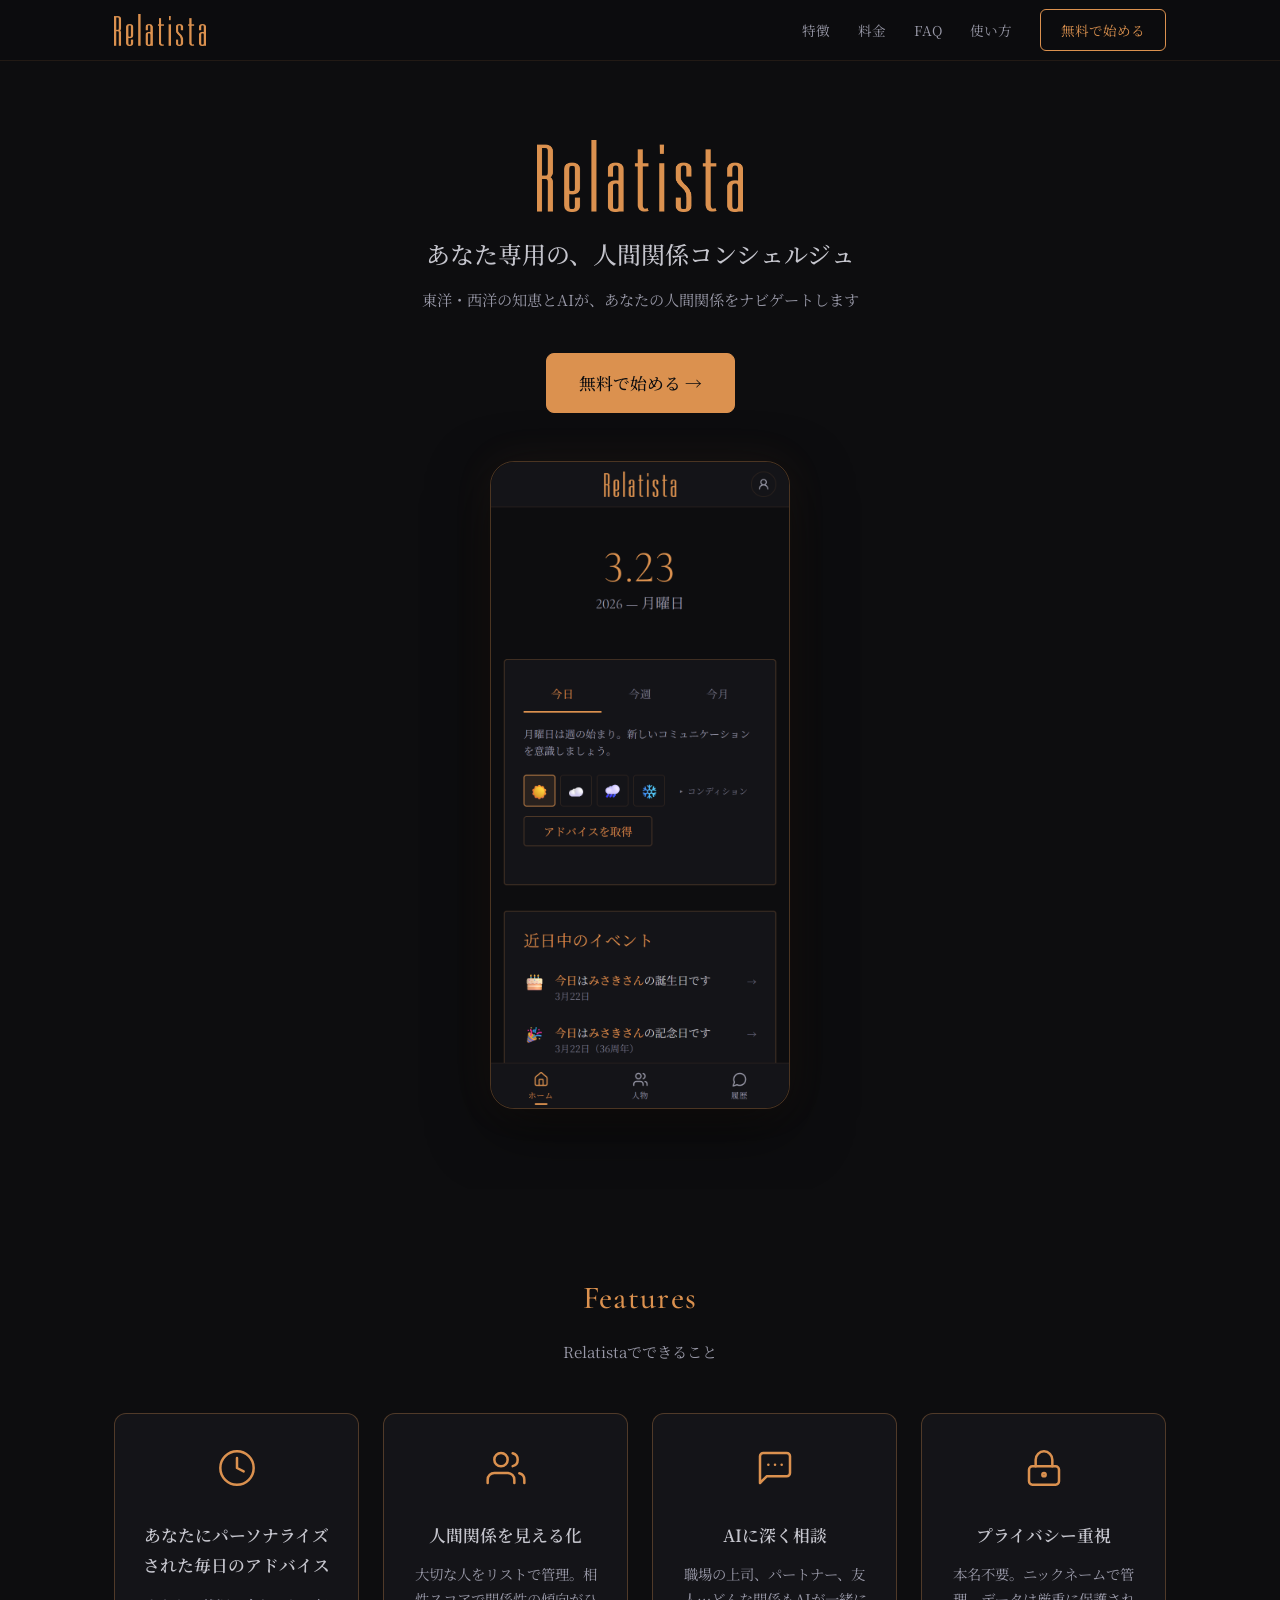
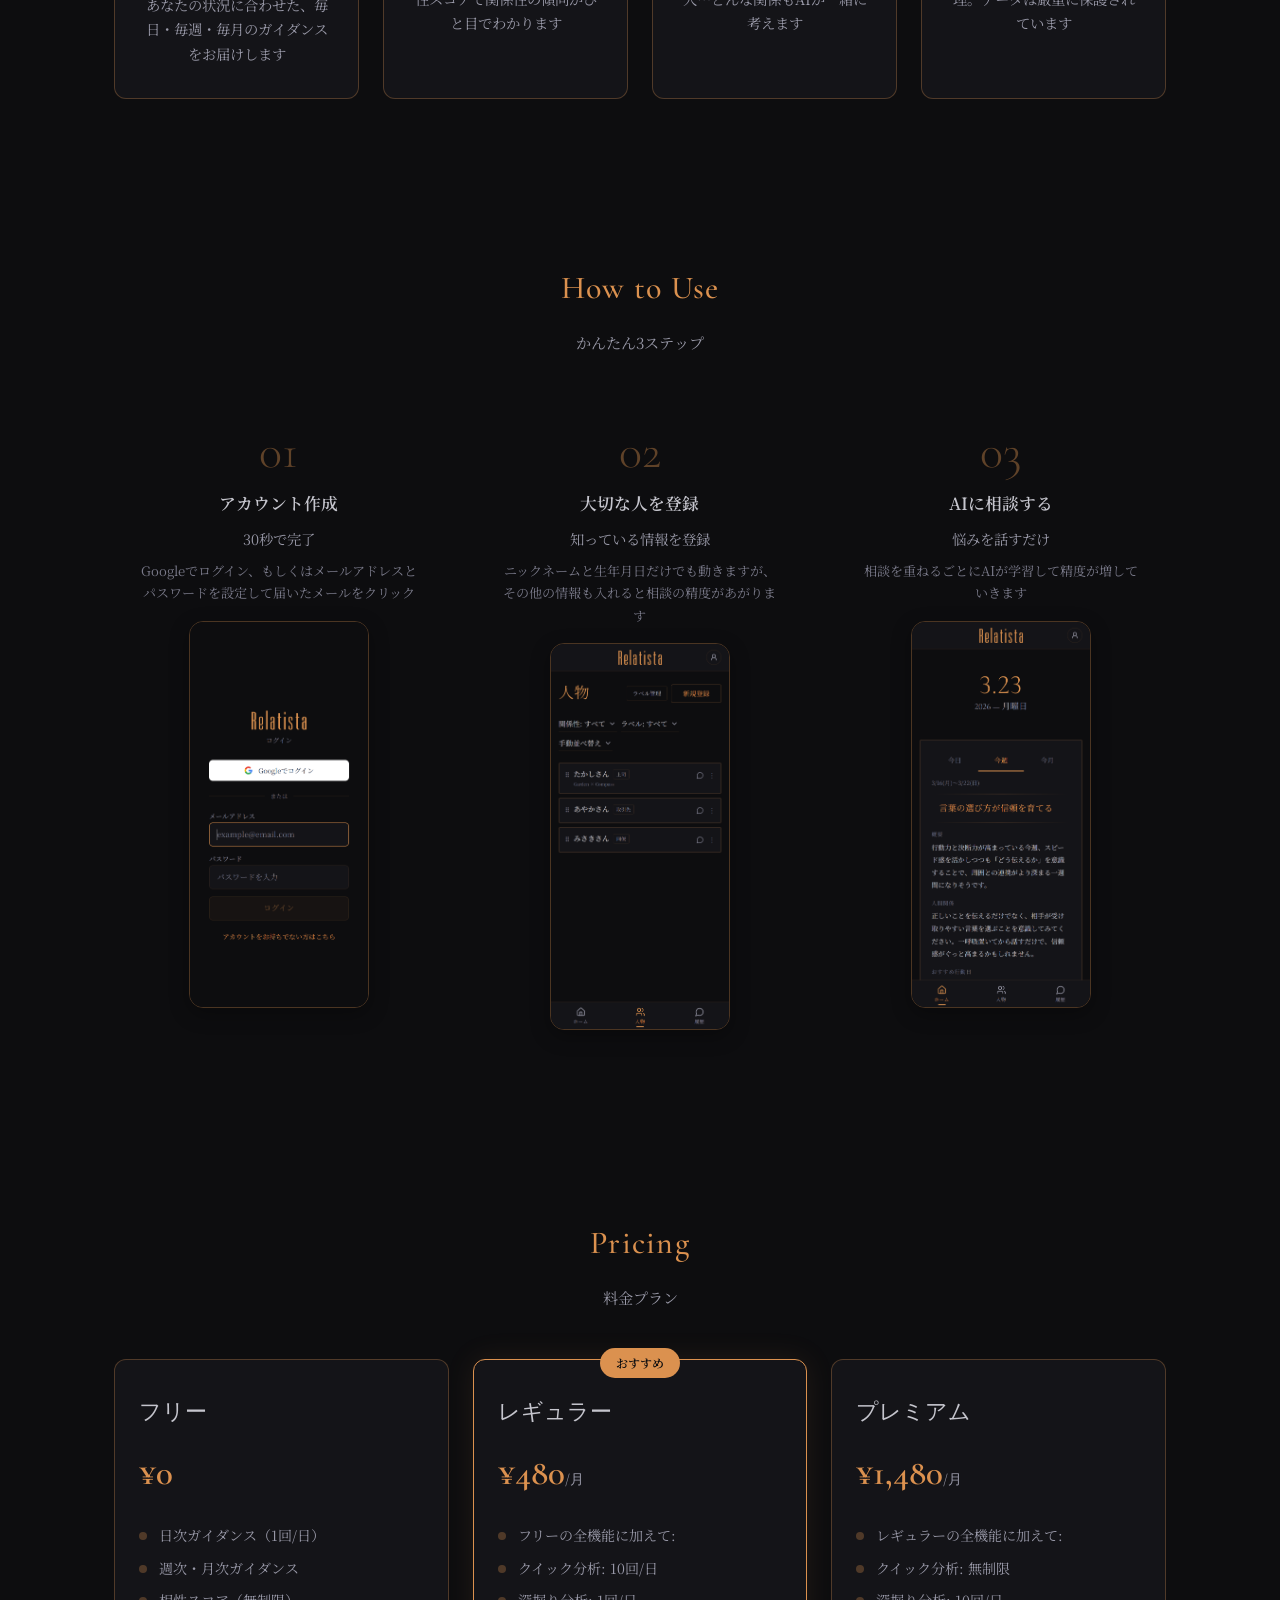
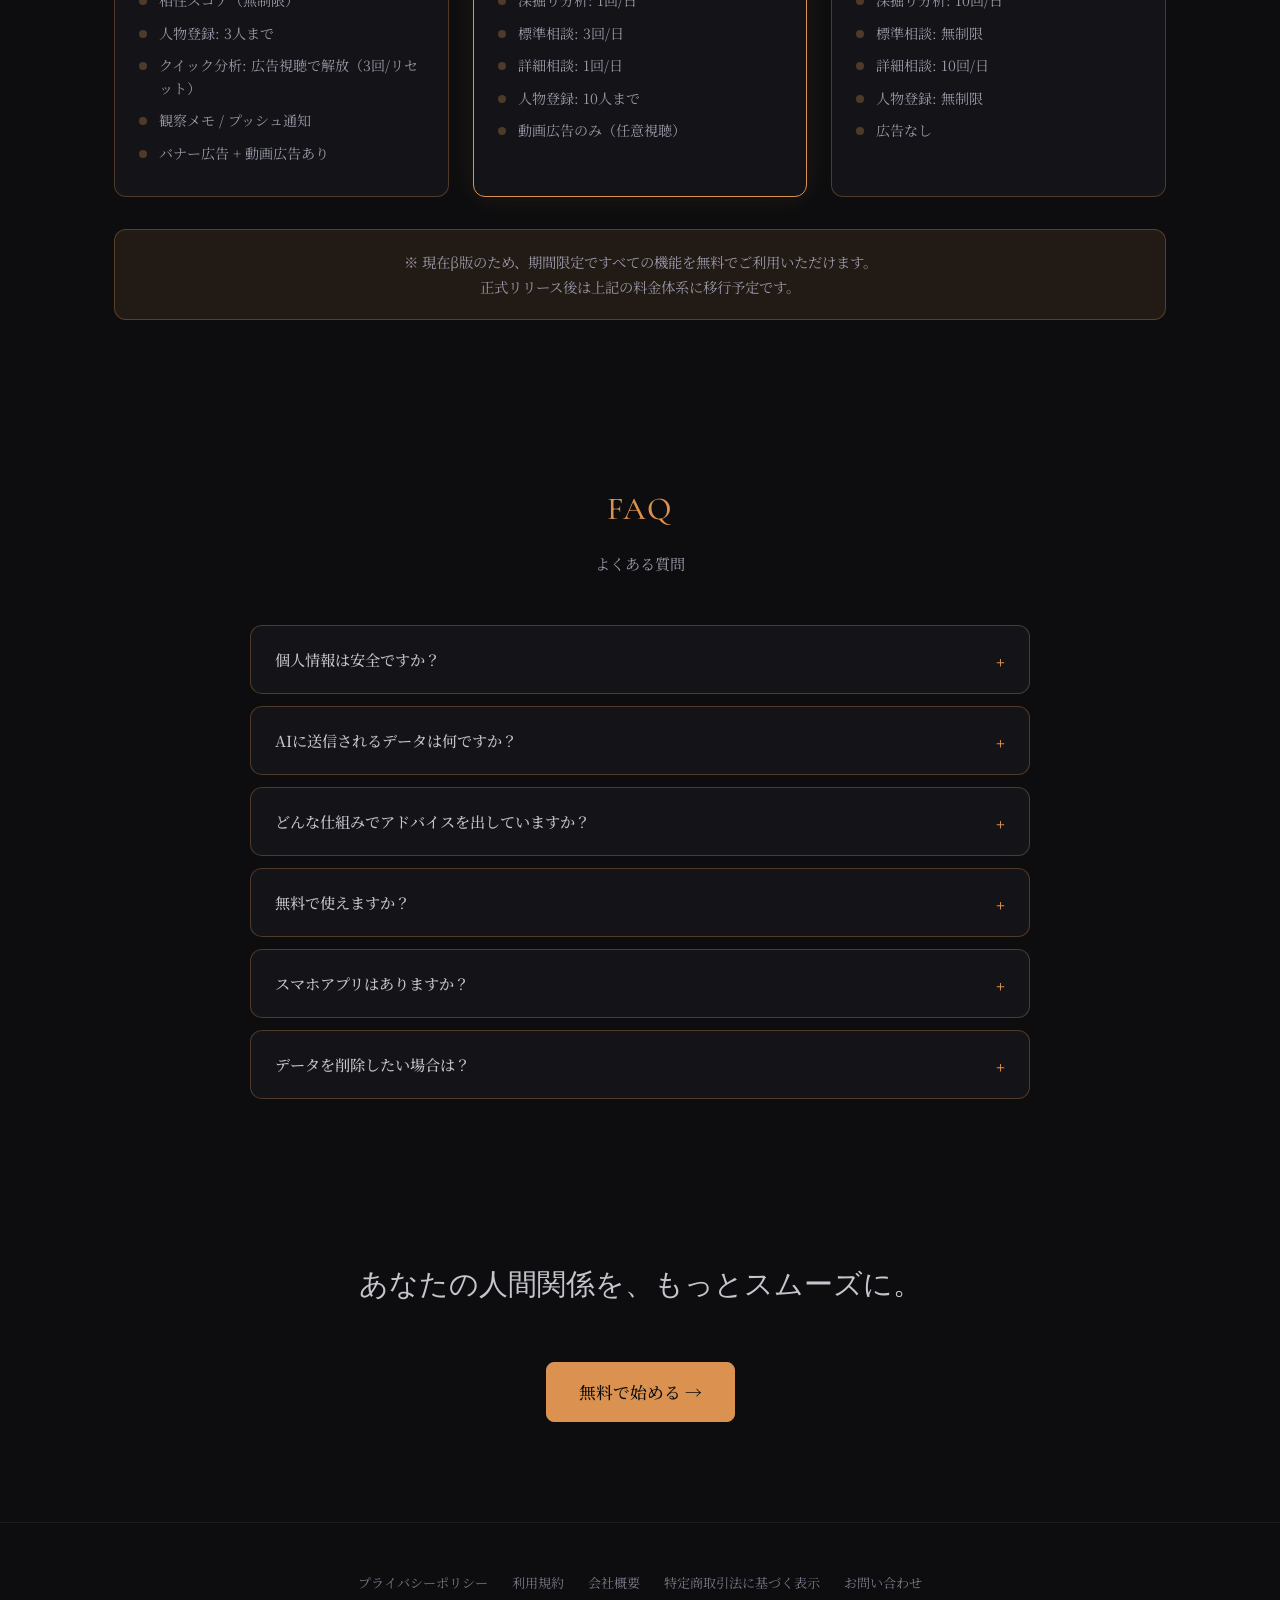
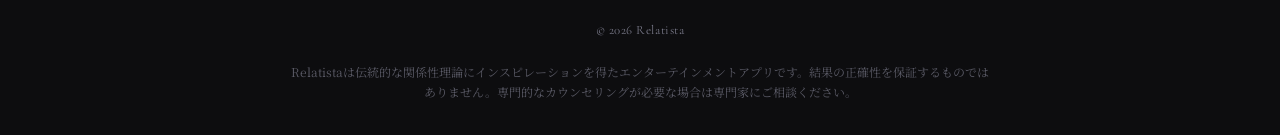
<file: index.html>
<!DOCTYPE html>
<html lang="ja">
<head>
  <meta charset="UTF-8">
  <meta name="viewport" content="width=device-width, initial-scale=1.0">
  <title>Relatista — あなた専用の、人間関係コンシェルジュ</title>
  <meta name="description" content="Relatista — あなた専用の、人間関係コンシェルジュ。東洋・西洋の知恵とAIが、あなたの人間関係をナビゲートします。">
  <meta property="og:title" content="Relatista — 人間関係コンシェルジュ">
  <meta property="og:description" content="東洋・西洋の知恵とAIが、あなたの人間関係をナビゲートします。">
  <meta property="og:image" content="https://relatista.com/images/ogp.png">
  <meta property="og:url" content="https://relatista.com/">
  <meta property="og:type" content="website">
  <meta name="twitter:card" content="summary_large_image">
  <link rel="canonical" href="https://relatista.com/">
  <link rel="icon" href="/favicon.ico">
  <link rel="apple-touch-icon" href="/images/apple-touch-icon.png">
  <link rel="stylesheet" href="/css/style.css">
</head>
<body>

  <!-- Header -->
  <header class="site-header">
    <div class="header-inner">
      <a href="/" class="logo"><img src="/images/logo.png" alt="Relatista" height="32"></a>
      <nav class="nav-desktop">
        <a href="#features">特徴</a>
        <a href="#pricing">料金</a>
        <a href="#faq">FAQ</a>
        <a href="/manual/">使い方</a>
        <a href="https://app.relatista.com/signup" class="nav-cta">無料で始める</a>
      </nav>
      <button class="hamburger" aria-label="メニュー">
        <span></span>
        <span></span>
        <span></span>
      </button>
    </div>
    <nav class="nav-mobile">
      <a href="#features">特徴</a>
      <a href="#pricing">料金</a>
      <a href="#faq">FAQ</a>
      <a href="/manual/">使い方</a>
      <a href="/contact/">お問い合わせ</a>
      <a href="https://app.relatista.com/signup" class="nav-cta">無料で始める</a>
    </nav>
  </header>

  <!-- Hero -->
  <section class="hero">
    <div class="container">
      <h1 class="hero-brand"><img src="/images/logo.png" alt="Relatista"></h1>
      <p class="hero-tagline">あなた専用の、人間関係コンシェルジュ</p>
      <p class="hero-sub">東洋・西洋の知恵とAIが、あなたの人間関係をナビゲートします</p>
      <div class="hero-cta-group">
        <a href="https://app.relatista.com/signup" class="btn btn-primary">無料で始める →</a>
      </div>
      <div class="hero-screenshot">
        <img src="/images/screenshot-home.png" alt="Relatista ホーム画面" width="300" height="600">
      </div>
    </div>
  </section>

  <!-- Features -->
  <section class="section" id="features">
    <div class="container">
      <h2 class="section-title fade-in">Features</h2>
      <p class="section-subtitle fade-in">Relatistaでできること</p>
      <div class="features-grid">
        <div class="feature-card fade-in">
          <span class="feature-icon" aria-hidden="true"><svg width="40" height="40" viewBox="0 0 24 24" fill="none" stroke="#db914f" stroke-width="1.5" stroke-linecap="round" stroke-linejoin="round"><circle cx="12" cy="12" r="10"/><polyline points="12 6 12 12 16 14"/></svg></span>
          <h3>あなたにパーソナライズされた毎日のアドバイス</h3>
          <p>あなたの状況に合わせた、毎日・毎週・毎月のガイダンスをお届けします</p>
        </div>
        <div class="feature-card fade-in">
          <span class="feature-icon" aria-hidden="true"><svg width="40" height="40" viewBox="0 0 24 24" fill="none" stroke="#db914f" stroke-width="1.5" stroke-linecap="round" stroke-linejoin="round"><path d="M17 21v-2a4 4 0 0 0-4-4H5a4 4 0 0 0-4 4v2"/><circle cx="9" cy="7" r="4"/><path d="M23 21v-2a4 4 0 0 0-3-3.87"/><path d="M16 3.13a4 4 0 0 1 0 7.75"/></svg></span>
          <h3>人間関係を見える化</h3>
          <p>大切な人をリストで管理。相性スコアで関係性の傾向がひと目でわかります</p>
        </div>
        <div class="feature-card fade-in">
          <span class="feature-icon" aria-hidden="true"><svg width="40" height="40" viewBox="0 0 24 24" fill="none" stroke="#db914f" stroke-width="1.5" stroke-linecap="round" stroke-linejoin="round"><path d="M21 15a2 2 0 0 1-2 2H7l-4 4V5a2 2 0 0 1 2-2h14a2 2 0 0 1 2 2z"/><path d="M8 10h.01"/><path d="M12 10h.01"/><path d="M16 10h.01"/></svg></span>
          <h3>AIに深く相談</h3>
          <p>職場の上司、パートナー、友人…どんな関係もAIが一緒に考えます</p>
        </div>
        <div class="feature-card fade-in">
          <span class="feature-icon" aria-hidden="true"><svg width="40" height="40" viewBox="0 0 24 24" fill="none" stroke="#db914f" stroke-width="1.5" stroke-linecap="round" stroke-linejoin="round"><rect x="3" y="11" width="18" height="11" rx="2" ry="2"/><path d="M7 11V7a5 5 0 0 1 10 0v4"/><circle cx="12" cy="16" r="1"/></svg></span>
          <h3>プライバシー重視</h3>
          <p>本名不要。ニックネームで管理。データは厳重に保護されています</p>
        </div>
      </div>
    </div>
  </section>

  <!-- How to Use -->
  <section class="section" id="howto">
    <div class="container">
      <h2 class="section-title fade-in">How to Use</h2>
      <p class="section-subtitle fade-in">かんたん3ステップ</p>
      <div class="steps-grid">
        <div class="step-card fade-in">
          <div class="step-number">01</div>
          <h3>アカウント作成</h3>
          <p>30秒で完了</p>
          <p class="step-sub">Googleでログイン、もしくはメールアドレスとパスワードを設定して届いたメールをクリック</p>
          <div class="step-screenshot">
            <img src="/images/screenshot-signup.png" alt="アカウント作成" width="180" height="360">
          </div>
        </div>
        <div class="step-card fade-in">
          <div class="step-number">02</div>
          <h3>大切な人を登録</h3>
          <p>知っている情報を登録</p>
          <p class="step-sub">ニックネームと生年月日だけでも動きますが、その他の情報も入れると相談の精度があがります</p>
          <div class="step-screenshot">
            <img src="/images/screenshot-detail.png" alt="人物詳細" width="180" height="360">
          </div>
        </div>
        <div class="step-card fade-in">
          <div class="step-number">03</div>
          <h3>AIに相談する</h3>
          <p>悩みを話すだけ</p>
          <p class="step-sub">相談を重ねるごとにAIが学習して精度が増していきます</p>
          <div class="step-screenshot">
            <img src="/images/screenshot-guidance.png" alt="ガイダンス" width="180" height="360">
          </div>
        </div>
      </div>
    </div>
  </section>

  <!-- Pricing -->
  <section class="section" id="pricing">
    <div class="container">
      <h2 class="section-title fade-in">Pricing</h2>
      <p class="section-subtitle fade-in">料金プラン</p>
      <div class="pricing-grid">

        <!-- Light -->
        <div class="pricing-card fade-in">
          <h3>フリー</h3>
          <div class="pricing-price">&yen;0</div>
          <ul class="pricing-features">
            <li>日次ガイダンス（1回/日）</li>
            <li>週次・月次ガイダンス</li>
            <li>相性スコア（無制限）</li>
            <li>人物登録: 3人まで</li>
            <li>クイック分析: 広告視聴で解放（3回/リセット）</li>
            <li>観察メモ / プッシュ通知</li>
            <li>バナー広告 + 動画広告あり</li>
          </ul>
        </div>

        <!-- Regular -->
        <div class="pricing-card recommended fade-in">
          <span class="pricing-badge">おすすめ</span>
          <h3>レギュラー</h3>
          <div class="pricing-price">&yen;480<span>/月</span></div>
          <ul class="pricing-features">
            <li>フリーの全機能に加えて:</li>
            <li>クイック分析: 10回/日</li>
            <li>深掘り分析: 1回/日</li>
            <li>標準相談: 3回/日</li>
            <li>詳細相談: 1回/日</li>
            <li>人物登録: 10人まで</li>
            <li>動画広告のみ（任意視聴）</li>
          </ul>
        </div>

        <!-- Premium -->
        <div class="pricing-card fade-in">
          <h3>プレミアム</h3>
          <div class="pricing-price">&yen;1,480<span>/月</span></div>
          <ul class="pricing-features">
            <li>レギュラーの全機能に加えて:</li>
            <li>クイック分析: 無制限</li>
            <li>深掘り分析: 10回/日</li>
            <li>標準相談: 無制限</li>
            <li>詳細相談: 10回/日</li>
            <li>人物登録: 無制限</li>
            <li>広告なし</li>
          </ul>
        </div>

      </div>

      <div class="pricing-note fade-in">
        ※ 現在β版のため、期間限定ですべての機能を無料でご利用いただけます。<br>正式リリース後は上記の料金体系に移行予定です。
      </div>
    </div>
  </section>

  <!-- FAQ -->
  <section class="section" id="faq">
    <div class="container">
      <h2 class="section-title fade-in">FAQ</h2>
      <p class="section-subtitle fade-in">よくある質問</p>
      <div class="faq-list">

        <div class="faq-item fade-in">
          <button class="faq-question">個人情報は安全ですか？</button>
          <div class="faq-answer">
            <div class="faq-answer-inner">
              はい。ログイン認証にはSupabase Auth（OAuth2ベース）を使用し、パスワードはアプリ側では一切保存しません。すべてのAPI通信はSSL暗号化されています。人物登録はニックネームで行うため、本名を入力する必要はありません。
            </div>
          </div>
        </div>

        <div class="faq-item fade-in">
          <button class="faq-question">AIに送信されるデータは何ですか？</button>
          <div class="faq-answer">
            <div class="faq-answer-inner">
              ニックネーム、関係性（職場・友人など）、相談内容、性格傾向の分析結果のみです。メールアドレスや住所などの個人を特定できる情報は一切送信しません。また、Anthropic社のAPI利用規約により、送信データがAIの学習に使用されることはありません。
            </div>
          </div>
        </div>

        <div class="faq-item fade-in">
          <button class="faq-question">どんな仕組みでアドバイスを出していますか？</button>
          <div class="faq-answer">
            <div class="faq-answer-inner">
              東洋・西洋の伝統的な関係性理論と文化的な相性分析をベースに、AIが総合的に解釈し、実践的なアドバイスとしてお届けします。専門的なカウンセリングが必要な場合は専門家にご相談ください。
            </div>
          </div>
        </div>

        <div class="faq-item fade-in">
          <button class="faq-question">無料で使えますか？</button>
          <div class="faq-answer">
            <div class="faq-answer-inner">
              はい。現在β版のため、すべての機能を無料でご利用いただけます。正式リリース後はライト（無料）プランでも基本機能をご利用いただけます。
            </div>
          </div>
        </div>

        <div class="faq-item fade-in">
          <button class="faq-question">スマホアプリはありますか？</button>
          <div class="faq-answer">
            <div class="faq-answer-inner">
              Relatistaはウェブアプリ（PWA）です。スマートフォンのブラウザからアクセスし、「ホーム画面に追加」することで、アプリのように使えます。App StoreやGoogle Playからのダウンロードは不要です。
            </div>
          </div>
        </div>

        <div class="faq-item fade-in">
          <button class="faq-question">データを削除したい場合は？</button>
          <div class="faq-answer">
            <div class="faq-answer-inner">
              設定画面からアカウントの削除が可能です。削除するとすべてのデータが完全に消去されます。
            </div>
          </div>
        </div>

      </div>
    </div>
  </section>

  <!-- CTA -->
  <section class="cta-section">
    <div class="container fade-in">
      <h2>あなたの人間関係を、もっとスムーズに。</h2>
      <br>
      <a href="https://app.relatista.com/signup" class="btn btn-primary">無料で始める →</a>
    </div>
  </section>

  <!-- Footer -->
  <footer class="site-footer">
    <div class="container">
      <nav class="footer-nav">
        <a href="/privacy/">プライバシーポリシー</a>
        <a href="/terms/">利用規約</a>
        <a href="/company/">会社概要</a>
        <a href="/tokushoho/">特定商取引法に基づく表示</a>
        <a href="/contact/">お問い合わせ</a>
      </nav>
      <p class="footer-copy">&copy; 2026 Relatista</p>
      <p class="footer-disclaimer">Relatistaは伝統的な関係性理論にインスピレーションを得たエンターテインメントアプリです。結果の正確性を保証するものではありません。専門的なカウンセリングが必要な場合は専門家にご相談ください。</p>
    </div>
  </footer>

  <script src="/js/main.js"></script>
</body>
</html>
</file>
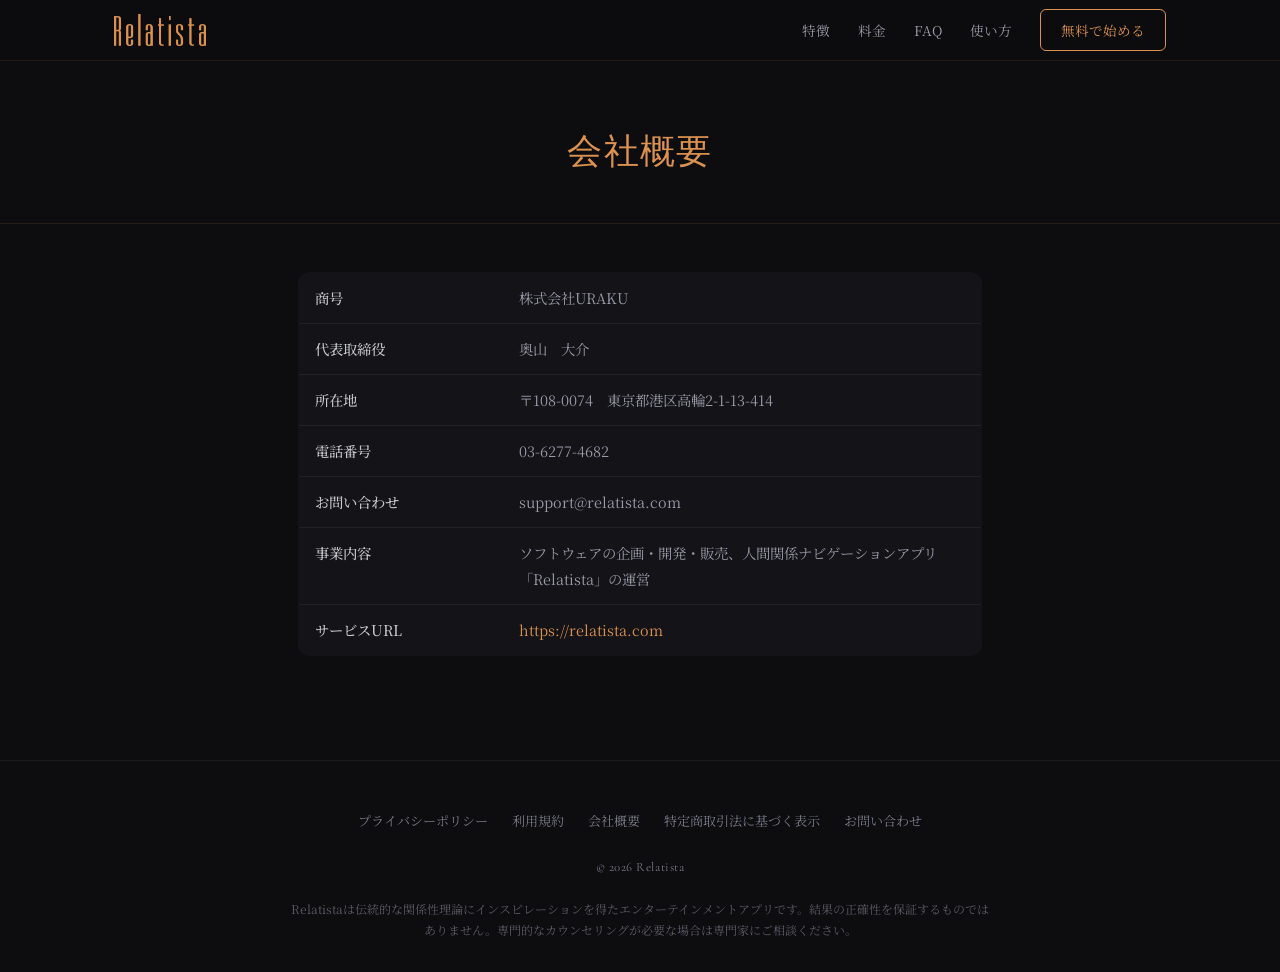
<file: company/index.html>
<!DOCTYPE html>
<html lang="ja">
<head>
  <meta charset="UTF-8">
  <meta name="viewport" content="width=device-width, initial-scale=1.0">
  <title>会社概要 — Relatista</title>
  <meta name="description" content="株式会社URAKUの会社概要。人間関係ナビゲーションアプリ「Relatista」を運営しています。">
  <meta property="og:title" content="会社概要 — Relatista">
  <meta property="og:description" content="株式会社URAKUの会社概要。人間関係ナビゲーションアプリ「Relatista」を運営しています。">
  <meta property="og:image" content="https://relatista.com/images/ogp.png">
  <meta property="og:url" content="https://relatista.com/company/">
  <meta property="og:type" content="website">
  <meta name="twitter:card" content="summary_large_image">
  <link rel="canonical" href="https://relatista.com/company/">
  <link rel="icon" href="/favicon.ico">
  <link rel="apple-touch-icon" href="/images/apple-touch-icon.png">
  <link rel="stylesheet" href="/css/style.css">
</head>
<body>

  <!-- Header -->
  <header class="site-header">
    <div class="header-inner">
      <a href="/" class="logo"><img src="/images/logo.png" alt="Relatista" height="32"></a>
      <nav class="nav-desktop">
        <a href="/#features">特徴</a>
        <a href="/#pricing">料金</a>
        <a href="/#faq">FAQ</a>
        <a href="/manual/">使い方</a>
        <a href="https://app.relatista.com/signup" class="nav-cta">無料で始める</a>
      </nav>
      <button class="hamburger" aria-label="メニュー">
        <span></span>
        <span></span>
        <span></span>
      </button>
    </div>
    <nav class="nav-mobile">
      <a href="/#features">特徴</a>
      <a href="/#pricing">料金</a>
      <a href="/#faq">FAQ</a>
      <a href="/manual/">使い方</a>
      <a href="/contact/">お問い合わせ</a>
        <a href="https://app.relatista.com/signup" class="nav-cta">無料で始める</a>
    </nav>
  </header>

  <!-- Page Header -->
  <section class="page-header">
    <div class="container">
      <h1>会社概要</h1>
    </div>
  </section>

  <!-- Page Content -->
  <section class="page-content">
    <div class="container">
      <table class="info-table">
        <tr>
          <th>商号</th>
          <td>株式会社URAKU</td>
        </tr>
        <tr>
          <th>代表取締役</th>
          <td>奥山　大介</td>
        </tr>
        <tr>
          <th>所在地</th>
          <td>〒108-0074　東京都港区高輪2-1-13-414</td>
        </tr>
        <tr>
          <th>電話番号</th>
          <td>03-6277-4682</td>
        </tr>
        <tr>
          <th>お問い合わせ</th>
          <td>support@relatista.com</td>
        </tr>
        <tr>
          <th>事業内容</th>
          <td>ソフトウェアの企画・開発・販売、人間関係ナビゲーションアプリ「Relatista」の運営</td>
        </tr>
        <tr>
          <th>サービスURL</th>
          <td><a href="https://relatista.com">https://relatista.com</a></td>
        </tr>
      </table>
    </div>
  </section>

  <!-- Footer -->
  <footer class="site-footer">
    <div class="container">
      <nav class="footer-nav">
        <a href="/privacy/">プライバシーポリシー</a>
        <a href="/terms/">利用規約</a>
        <a href="/company/">会社概要</a>
        <a href="/tokushoho/">特定商取引法に基づく表示</a>
        <a href="/contact/">お問い合わせ</a>
      </nav>
      <p class="footer-copy">&copy; 2026 Relatista</p>
      <p class="footer-disclaimer">Relatistaは伝統的な関係性理論にインスピレーションを得たエンターテインメントアプリです。結果の正確性を保証するものではありません。専門的なカウンセリングが必要な場合は専門家にご相談ください。</p>
    </div>
  </footer>

  <script src="/js/main.js"></script>
</body>
</html>
</file>
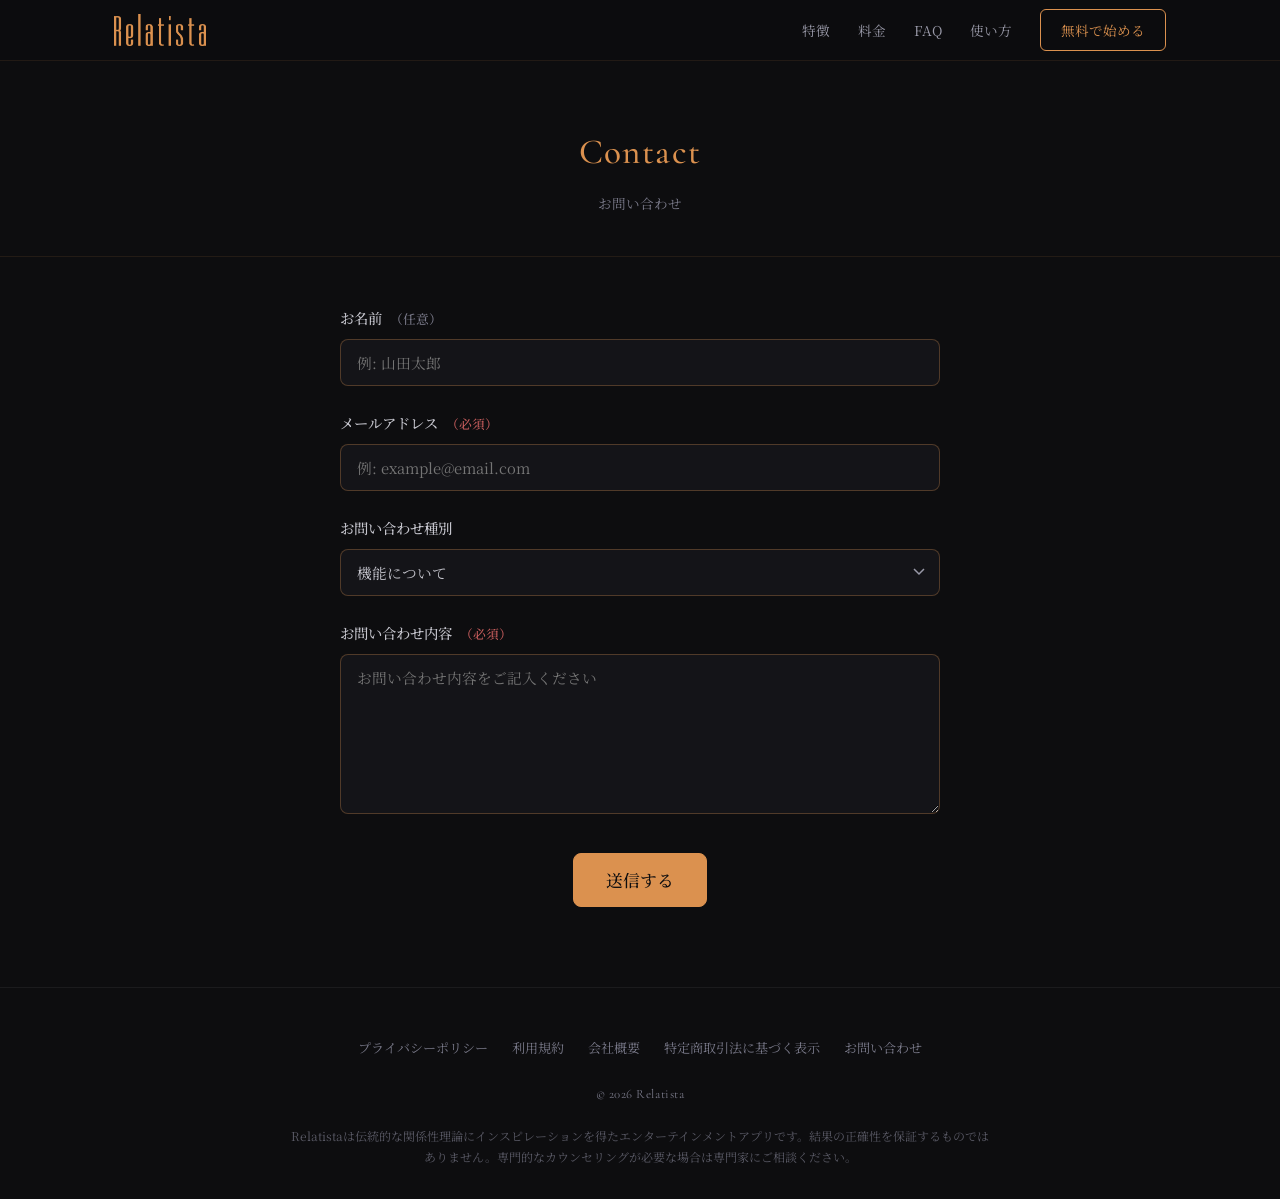
<file: contact/index.html>
<!DOCTYPE html>
<html lang="ja">
<head>
  <meta charset="UTF-8">
  <meta name="viewport" content="width=device-width, initial-scale=1.0">
  <title>お問い合わせ — Relatista</title>
  <meta name="description" content="Relatistaへのお問い合わせはこちらから。機能について、不具合報告、その他のご質問をお受けしています。">
  <meta property="og:title" content="お問い合わせ — Relatista">
  <meta property="og:description" content="Relatistaへのお問い合わせはこちらから。">
  <meta property="og:image" content="https://relatista.com/images/ogp.png">
  <meta property="og:url" content="https://relatista.com/contact/">
  <meta property="og:type" content="website">
  <meta name="twitter:card" content="summary_large_image">
  <link rel="canonical" href="https://relatista.com/contact/">
  <link rel="icon" href="/favicon.ico">
  <link rel="apple-touch-icon" href="/images/apple-touch-icon.png">
  <link rel="stylesheet" href="/css/style.css">
</head>
<body>

  <!-- Header -->
  <header class="site-header">
    <div class="header-inner">
      <a href="/" class="logo"><img src="/images/logo.png" alt="Relatista" height="32"></a>
      <nav class="nav-desktop">
        <a href="/#features">特徴</a>
        <a href="/#pricing">料金</a>
        <a href="/#faq">FAQ</a>
        <a href="/manual/">使い方</a>
        <a href="https://app.relatista.com/signup" class="nav-cta">無料で始める</a>
      </nav>
      <button class="hamburger" aria-label="メニュー">
        <span></span>
        <span></span>
        <span></span>
      </button>
    </div>
    <nav class="nav-mobile">
      <a href="/#features">特徴</a>
      <a href="/#pricing">料金</a>
      <a href="/#faq">FAQ</a>
      <a href="/manual/">使い方</a>
      <a href="/contact/">お問い合わせ</a>
        <a href="https://app.relatista.com/signup" class="nav-cta">無料で始める</a>
    </nav>
  </header>

  <!-- Page Header -->
  <div class="page-header">
    <h1>Contact</h1>
    <p>お問い合わせ</p>
  </div>

  <!-- Content -->
  <div class="page-content">

    <div id="form-message" class="form-message" style="display:none;"></div>

    <form id="contact-form" class="contact-form" action="/contact/send.php" method="POST">

      <!-- Honeypot -->
      <div class="hp-field">
        <label for="website">Website</label>
        <input type="text" name="website" id="website" tabindex="-1" autocomplete="off">
      </div>

      <div class="form-group">
        <label for="name">お名前 <span class="optional">（任意）</span></label>
        <input type="text" id="name" name="name" placeholder="例: 山田太郎">
      </div>

      <div class="form-group">
        <label for="email">メールアドレス <span class="required">（必須）</span></label>
        <input type="email" id="email" name="email" required placeholder="例: example@email.com">
      </div>

      <div class="form-group">
        <label for="category">お問い合わせ種別</label>
        <select id="category" name="category">
          <option value="機能について">機能について</option>
          <option value="不具合報告">不具合報告</option>
          <option value="その他">その他</option>
        </select>
      </div>

      <div class="form-group">
        <label for="content">お問い合わせ内容 <span class="required">（必須）</span></label>
        <textarea id="content" name="content" required placeholder="お問い合わせ内容をご記入ください"></textarea>
      </div>

      <div class="form-submit">
        <button type="submit" class="btn btn-primary">送信する</button>
      </div>
    </form>


  </div>

  <!-- Footer -->
  <footer class="site-footer">
    <div class="container">
      <nav class="footer-nav">
        <a href="/privacy/">プライバシーポリシー</a>
        <a href="/terms/">利用規約</a>
        <a href="/company/">会社概要</a>
        <a href="/tokushoho/">特定商取引法に基づく表示</a>
        <a href="/contact/">お問い合わせ</a>
      </nav>
      <p class="footer-copy">&copy; 2026 Relatista</p>
      <p class="footer-disclaimer">Relatistaは伝統的な関係性理論にインスピレーションを得たエンターテインメントアプリです。結果の正確性を保証するものではありません。専門的なカウンセリングが必要な場合は専門家にご相談ください。</p>
    </div>
  </footer>

  <script src="/js/main.js"></script>
</body>
</html>
</file>
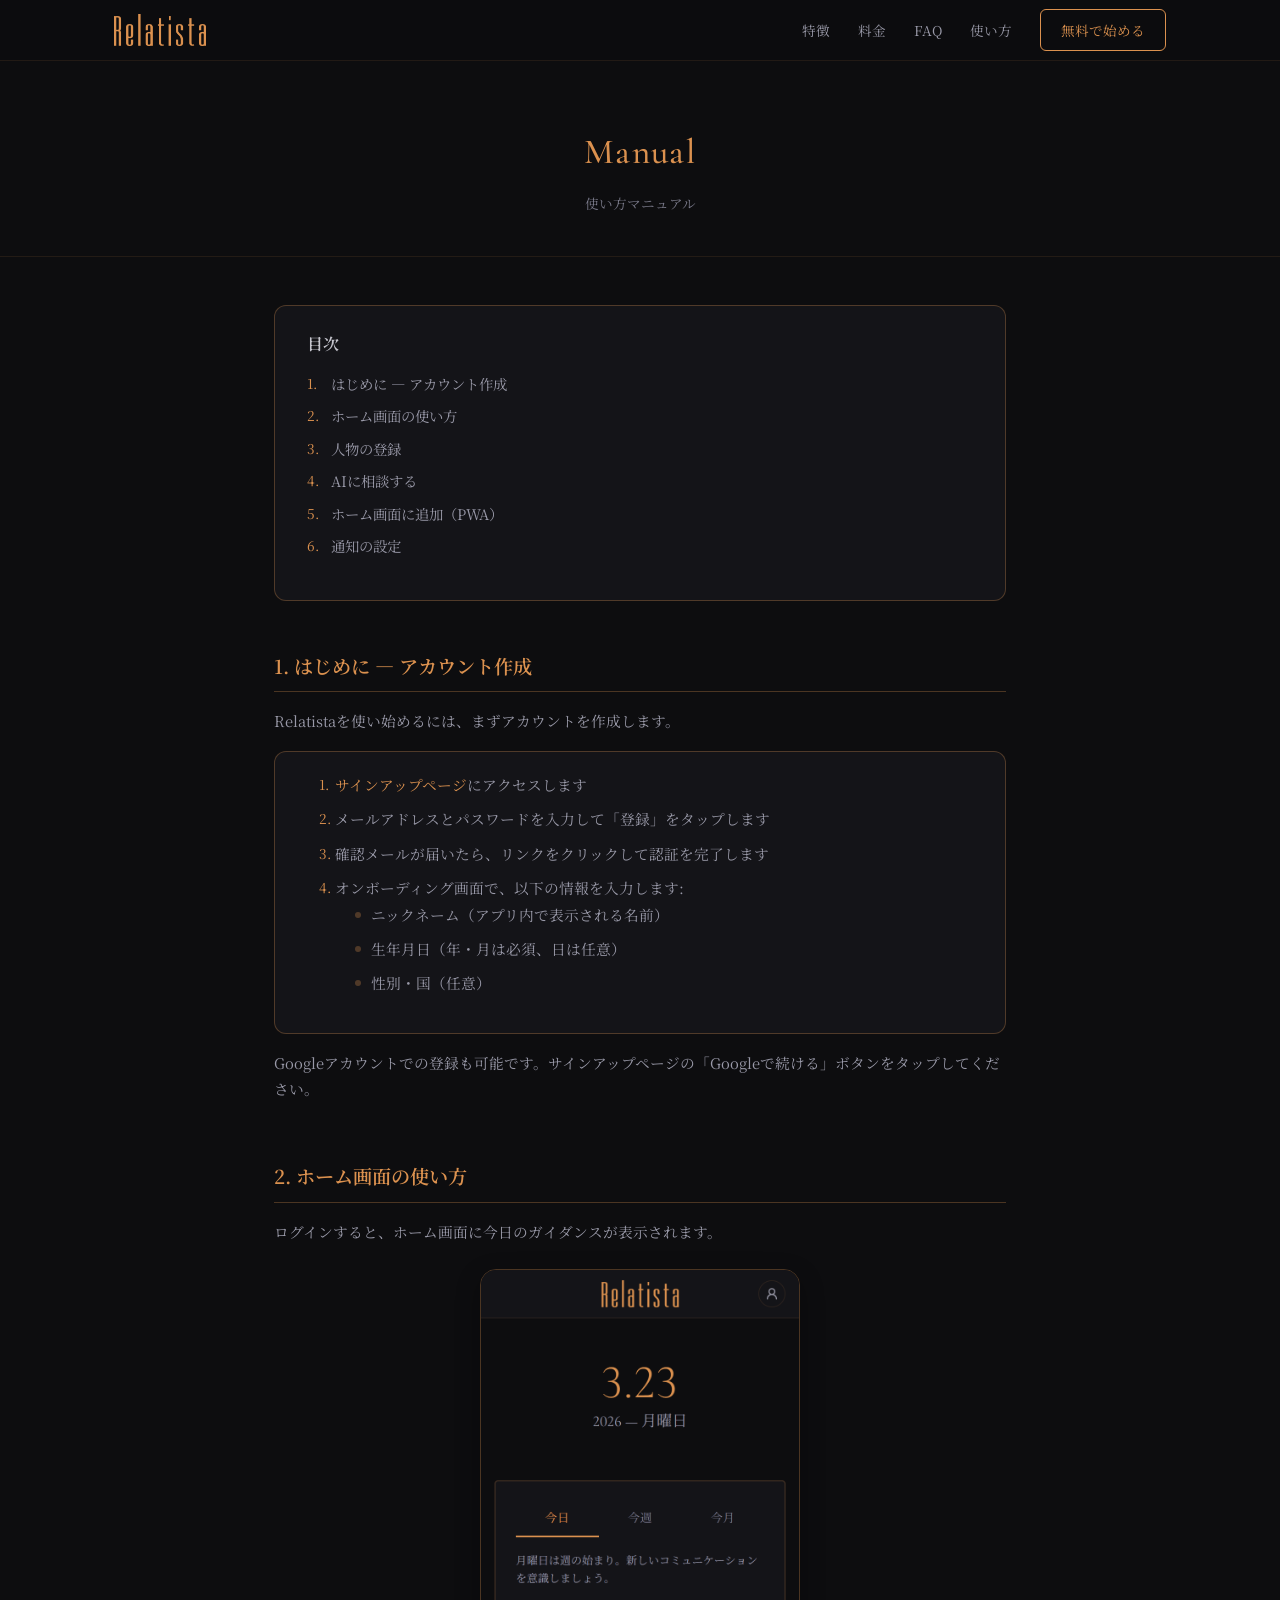
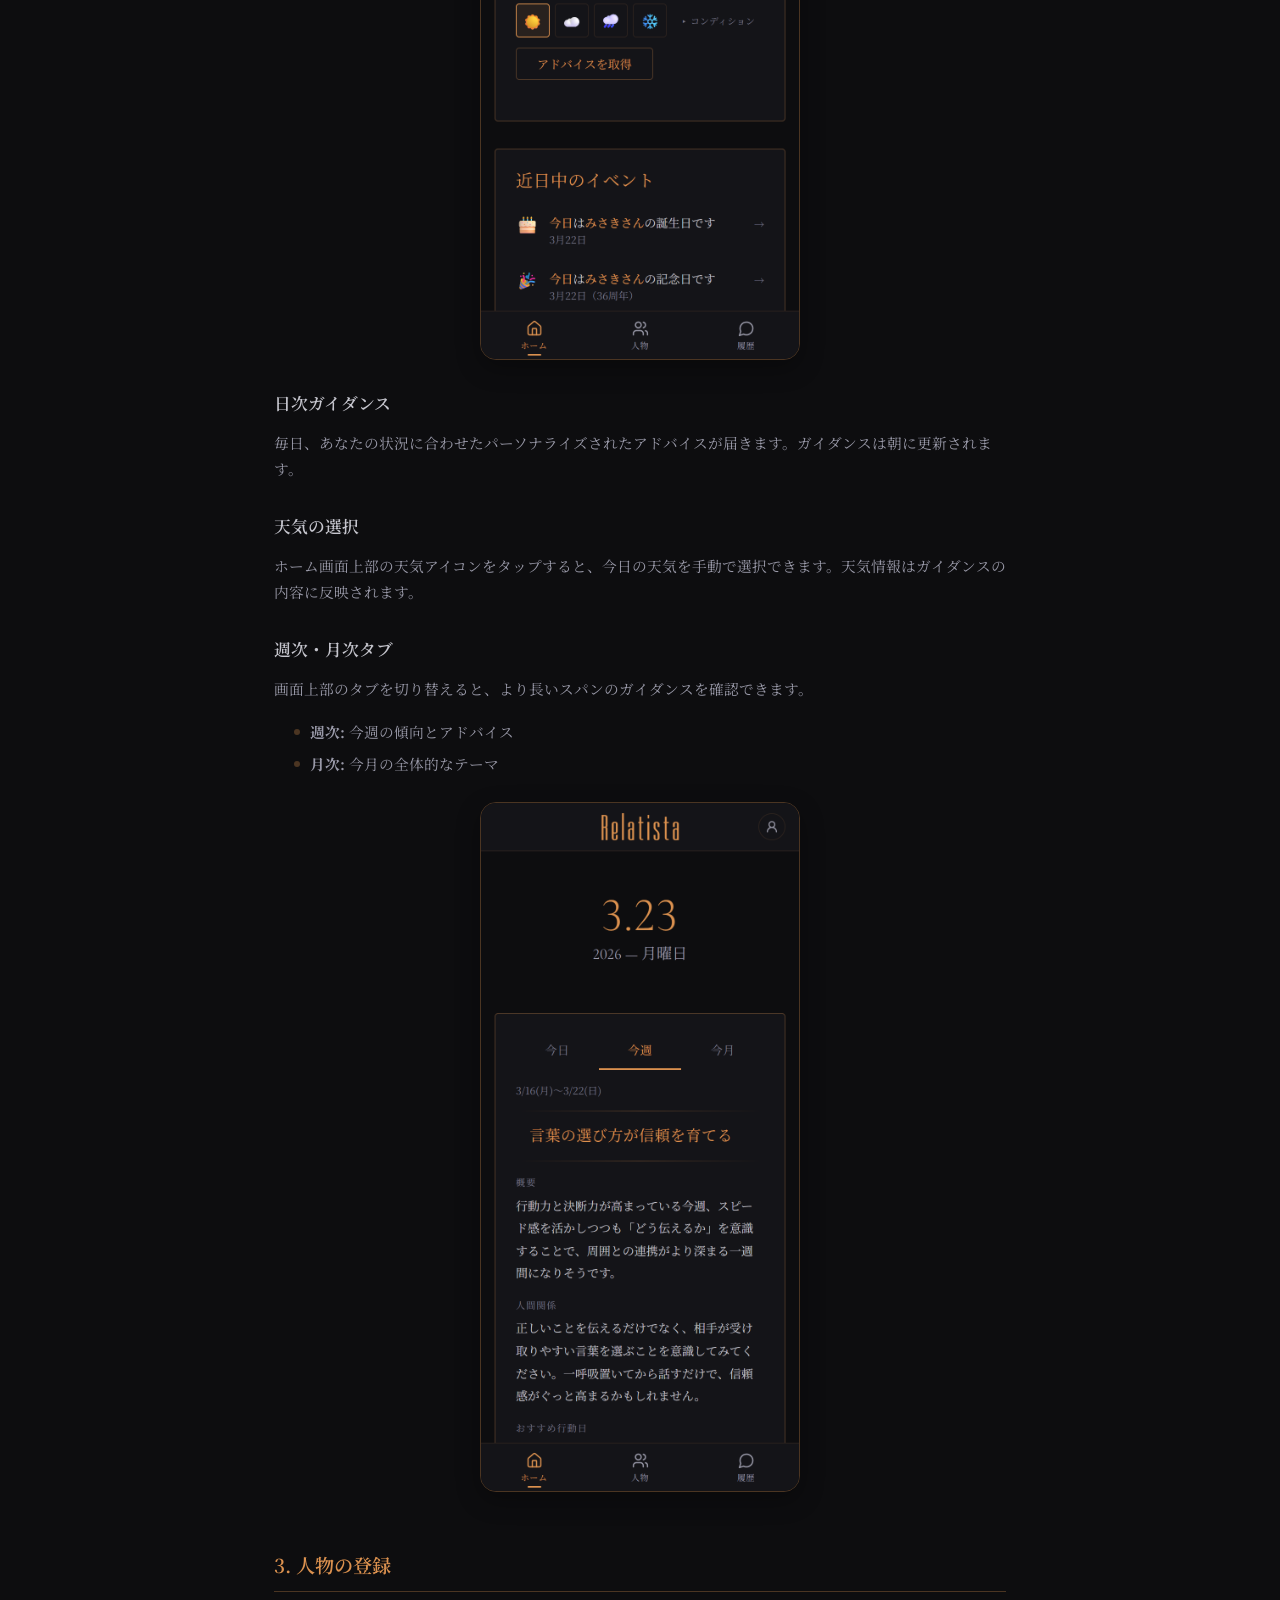
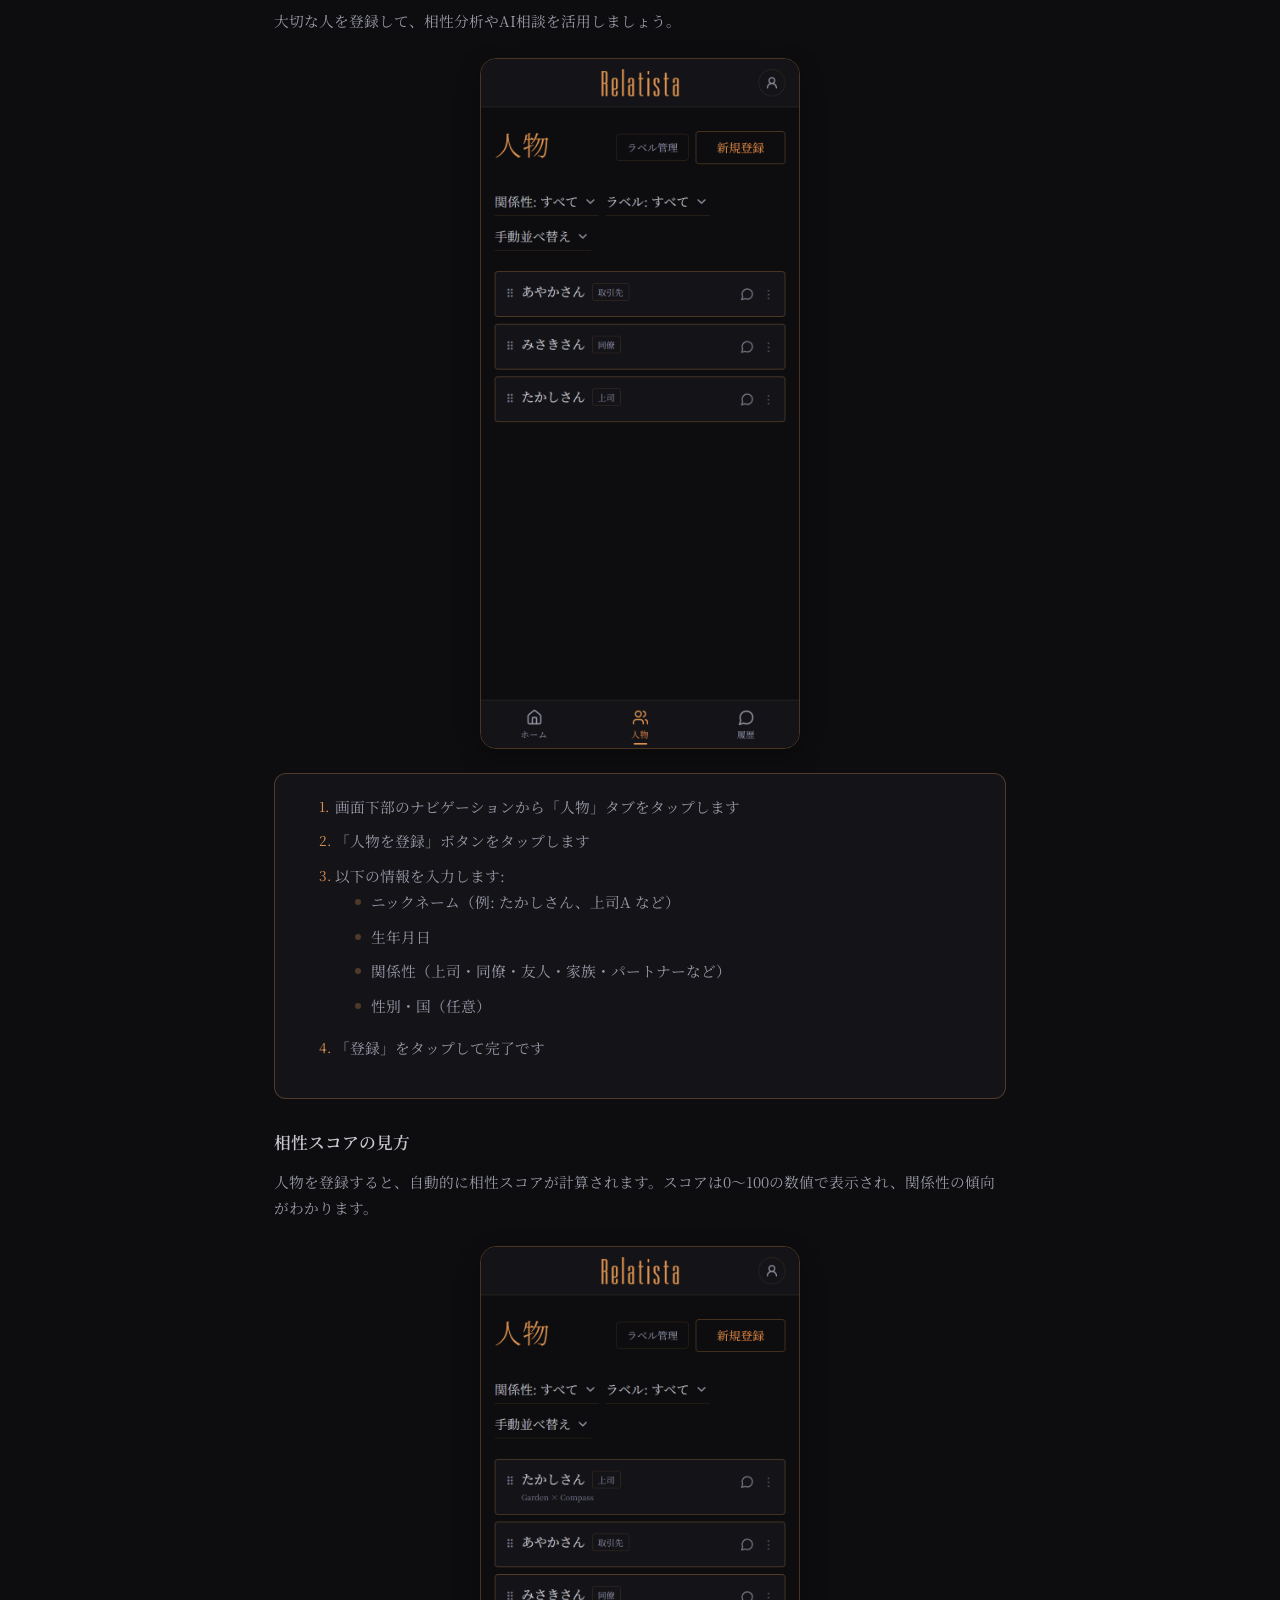
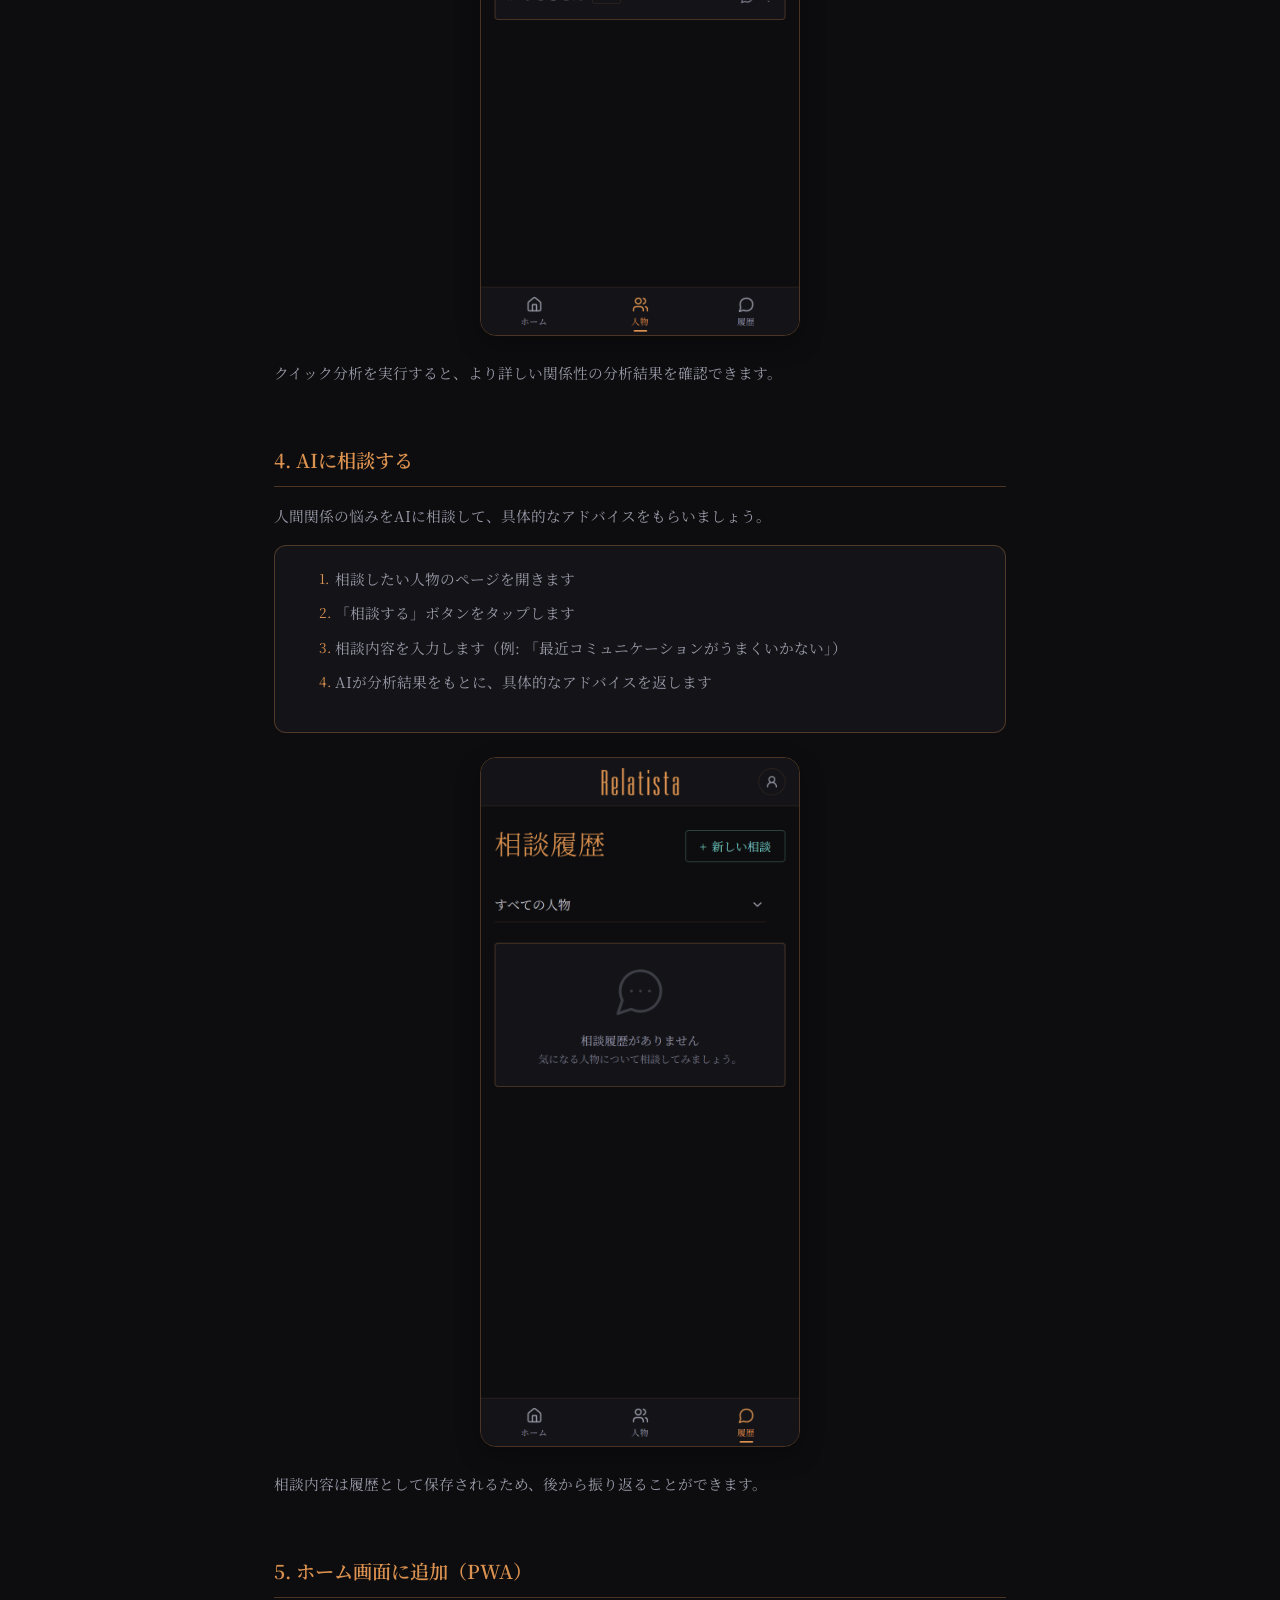
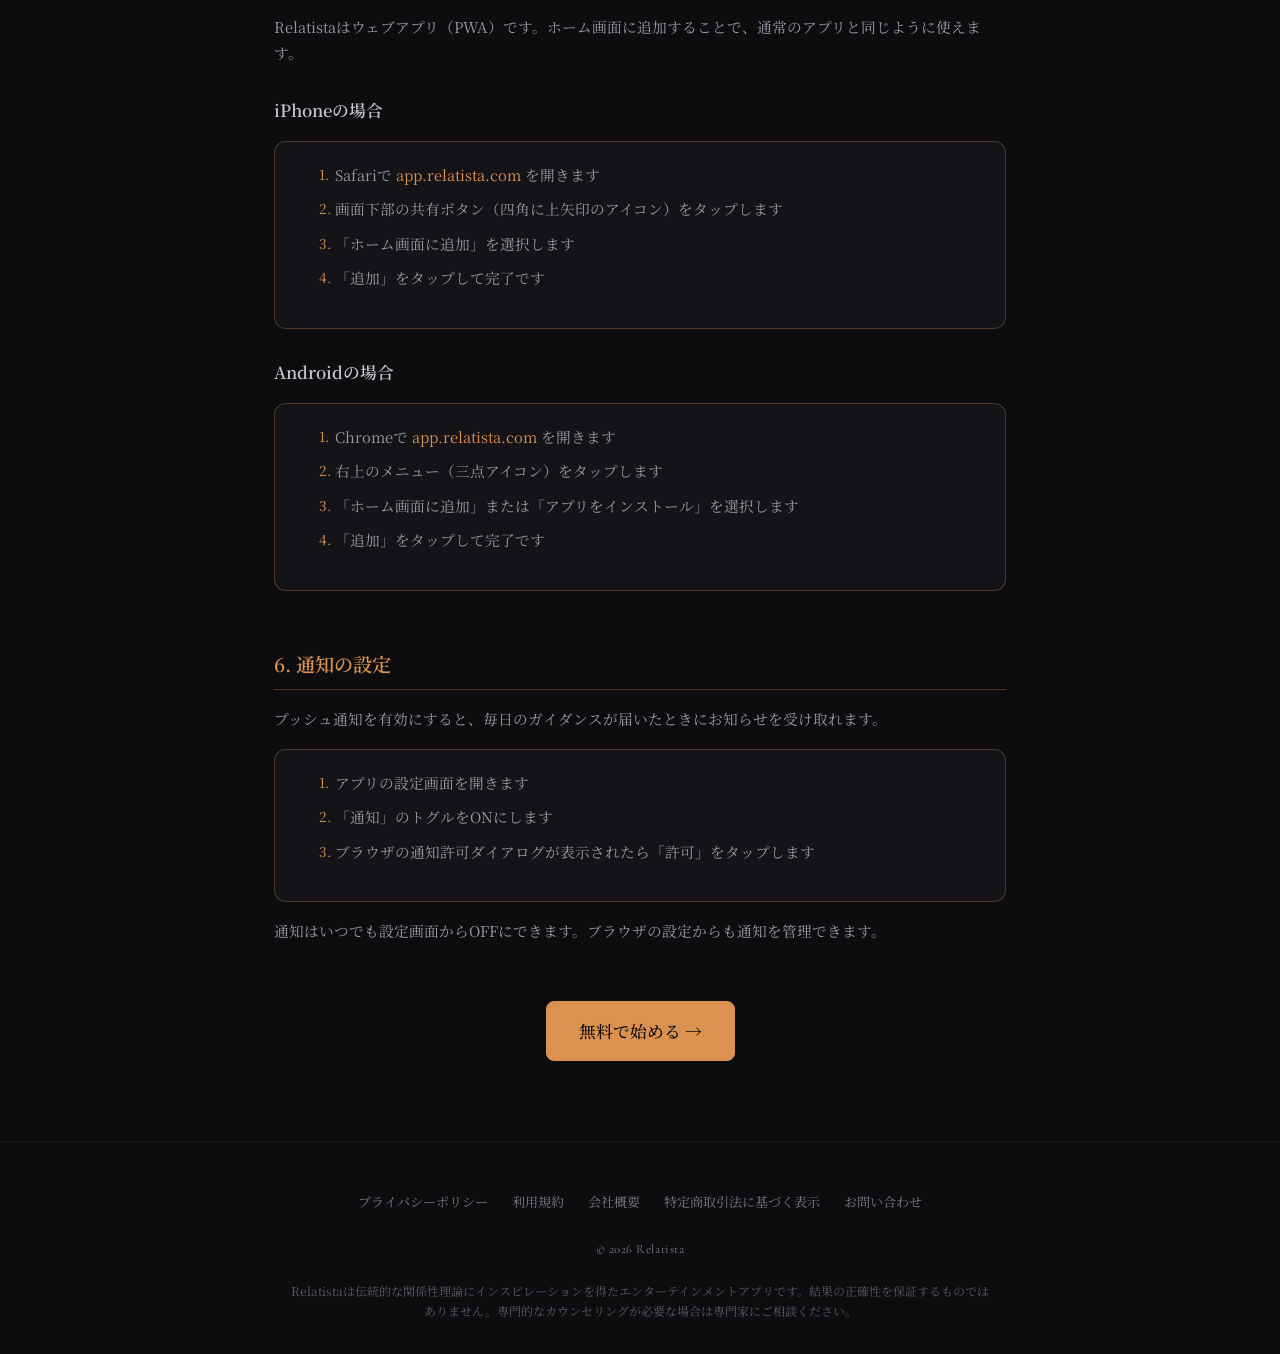
<file: manual/index.html>
<!DOCTYPE html>
<html lang="ja">
<head>
  <meta charset="UTF-8">
  <meta name="viewport" content="width=device-width, initial-scale=1.0">
  <title>使い方マニュアル — Relatista</title>
  <meta name="description" content="Relatistaの使い方を詳しく解説します。アカウント作成から人物登録、AI相談まで。">
  <meta property="og:title" content="使い方マニュアル — Relatista">
  <meta property="og:description" content="Relatistaの使い方を詳しく解説します。">
  <meta property="og:image" content="https://relatista.com/images/ogp.png">
  <meta property="og:url" content="https://relatista.com/manual/">
  <meta property="og:type" content="website">
  <meta name="twitter:card" content="summary_large_image">
  <link rel="canonical" href="https://relatista.com/manual/">
  <link rel="icon" href="/favicon.ico">
  <link rel="apple-touch-icon" href="/images/apple-touch-icon.png">
  <link rel="stylesheet" href="/css/style.css">
</head>
<body>

  <!-- Header -->
  <header class="site-header">
    <div class="header-inner">
      <a href="/" class="logo"><img src="/images/logo.png" alt="Relatista" height="32"></a>
      <nav class="nav-desktop">
        <a href="/#features">特徴</a>
        <a href="/#pricing">料金</a>
        <a href="/#faq">FAQ</a>
        <a href="/manual/">使い方</a>
        <a href="https://app.relatista.com/signup" class="nav-cta">無料で始める</a>
      </nav>
      <button class="hamburger" aria-label="メニュー">
        <span></span>
        <span></span>
        <span></span>
      </button>
    </div>
    <nav class="nav-mobile">
      <a href="/#features">特徴</a>
      <a href="/#pricing">料金</a>
      <a href="/#faq">FAQ</a>
      <a href="/manual/">使い方</a>
      <a href="/contact/">お問い合わせ</a>
        <a href="https://app.relatista.com/signup" class="nav-cta">無料で始める</a>
    </nav>
  </header>

  <!-- Page Header -->
  <div class="page-header">
    <h1>Manual</h1>
    <p>使い方マニュアル</p>
  </div>

  <!-- Content -->
  <div class="page-content">

    <!-- TOC -->
    <div class="manual-toc">
      <h2>目次</h2>
      <ol>
        <li><a href="#sec-account">はじめに — アカウント作成</a></li>
        <li><a href="#sec-home">ホーム画面の使い方</a></li>
        <li><a href="#sec-persons">人物の登録</a></li>
        <li><a href="#sec-consult">AIに相談する</a></li>
        <li><a href="#sec-pwa">ホーム画面に追加（PWA）</a></li>
        <li><a href="#sec-notification">通知の設定</a></li>
      </ol>
    </div>

    <!-- Section 1 -->
    <div class="manual-section" id="sec-account">
      <h2>1. はじめに — アカウント作成</h2>
      <p>Relatistaを使い始めるには、まずアカウントを作成します。</p>

      <div class="manual-steps">
        <ol>
          <li><a href="https://app.relatista.com/signup">サインアップページ</a>にアクセスします</li>
          <li>メールアドレスとパスワードを入力して「登録」をタップします</li>
          <li>確認メールが届いたら、リンクをクリックして認証を完了します</li>
          <li>オンボーディング画面で、以下の情報を入力します:
            <ul>
              <li>ニックネーム（アプリ内で表示される名前）</li>
              <li>生年月日（年・月は必須、日は任意）</li>
              <li>性別・国（任意）</li>
            </ul>
          </li>
        </ol>
      </div>

      <p>Googleアカウントでの登録も可能です。サインアップページの「Googleで続ける」ボタンをタップしてください。</p>
    </div>

    <!-- Section 2 -->
    <div class="manual-section" id="sec-home">
      <h2>2. ホーム画面の使い方</h2>
      <p>ログインすると、ホーム画面に今日のガイダンスが表示されます。</p>

      <div class="manual-screenshot">
        <img src="/images/screenshot-home.png" alt="ホーム画面" width="375" height="750">
      </div>

      <h3>日次ガイダンス</h3>
      <p>毎日、あなたの状況に合わせたパーソナライズされたアドバイスが届きます。ガイダンスは朝に更新されます。</p>

      <h3>天気の選択</h3>
      <p>ホーム画面上部の天気アイコンをタップすると、今日の天気を手動で選択できます。天気情報はガイダンスの内容に反映されます。</p>

      <h3>週次・月次タブ</h3>
      <p>画面上部のタブを切り替えると、より長いスパンのガイダンスを確認できます。</p>
      <ul>
        <li><strong>週次:</strong> 今週の傾向とアドバイス</li>
        <li><strong>月次:</strong> 今月の全体的なテーマ</li>
      </ul>

      <div class="manual-screenshot">
        <img src="/images/screenshot-guidance.png" alt="週次ガイダンス" width="375" height="750">
      </div>
    </div>

    <!-- Section 3 -->
    <div class="manual-section" id="sec-persons">
      <h2>3. 人物の登録</h2>
      <p>大切な人を登録して、相性分析やAI相談を活用しましょう。</p>

      <div class="manual-screenshot">
        <img src="/images/screenshot-persons.png" alt="人物一覧" width="375" height="750">
      </div>

      <div class="manual-steps">
        <ol>
          <li>画面下部のナビゲーションから「人物」タブをタップします</li>
          <li>「人物を登録」ボタンをタップします</li>
          <li>以下の情報を入力します:
            <ul>
              <li>ニックネーム（例: たかしさん、上司A など）</li>
              <li>生年月日</li>
              <li>関係性（上司・同僚・友人・家族・パートナーなど）</li>
              <li>性別・国（任意）</li>
            </ul>
          </li>
          <li>「登録」をタップして完了です</li>
        </ol>
      </div>

      <h3>相性スコアの見方</h3>
      <p>人物を登録すると、自動的に相性スコアが計算されます。スコアは0〜100の数値で表示され、関係性の傾向がわかります。</p>

      <div class="manual-screenshot">
        <img src="/images/screenshot-detail.png" alt="人物詳細・相性スコア" width="375" height="750">
      </div>

      <p>クイック分析を実行すると、より詳しい関係性の分析結果を確認できます。</p>
    </div>

    <!-- Section 4 -->
    <div class="manual-section" id="sec-consult">
      <h2>4. AIに相談する</h2>
      <p>人間関係の悩みをAIに相談して、具体的なアドバイスをもらいましょう。</p>

      <div class="manual-steps">
        <ol>
          <li>相談したい人物のページを開きます</li>
          <li>「相談する」ボタンをタップします</li>
          <li>相談内容を入力します（例: 「最近コミュニケーションがうまくいかない」）</li>
          <li>AIが分析結果をもとに、具体的なアドバイスを返します</li>
        </ol>
      </div>

      <div class="manual-screenshot">
        <img src="/images/screenshot-consult.png" alt="相談画面" width="375" height="750">
      </div>

      <p>相談内容は履歴として保存されるため、後から振り返ることができます。</p>
    </div>

    <!-- Section 5 -->
    <div class="manual-section" id="sec-pwa">
      <h2>5. ホーム画面に追加（PWA）</h2>
      <p>Relatistaはウェブアプリ（PWA）です。ホーム画面に追加することで、通常のアプリと同じように使えます。</p>

      <h3>iPhoneの場合</h3>
      <div class="manual-steps">
        <ol>
          <li>Safariで <a href="https://app.relatista.com">app.relatista.com</a> を開きます</li>
          <li>画面下部の共有ボタン（四角に上矢印のアイコン）をタップします</li>
          <li>「ホーム画面に追加」を選択します</li>
          <li>「追加」をタップして完了です</li>
        </ol>
      </div>

      <h3>Androidの場合</h3>
      <div class="manual-steps">
        <ol>
          <li>Chromeで <a href="https://app.relatista.com">app.relatista.com</a> を開きます</li>
          <li>右上のメニュー（三点アイコン）をタップします</li>
          <li>「ホーム画面に追加」または「アプリをインストール」を選択します</li>
          <li>「追加」をタップして完了です</li>
        </ol>
      </div>
    </div>

    <!-- Section 6 -->
    <div class="manual-section" id="sec-notification">
      <h2>6. 通知の設定</h2>
      <p>プッシュ通知を有効にすると、毎日のガイダンスが届いたときにお知らせを受け取れます。</p>

      <div class="manual-steps">
        <ol>
          <li>アプリの設定画面を開きます</li>
          <li>「通知」のトグルをONにします</li>
          <li>ブラウザの通知許可ダイアログが表示されたら「許可」をタップします</li>
        </ol>
      </div>

      <p>通知はいつでも設定画面からOFFにできます。ブラウザの設定からも通知を管理できます。</p>
    </div>

    <!-- CTA -->
    <div style="text-align: center; margin-top: 48px;">
      <a href="https://app.relatista.com/signup" class="btn btn-primary">無料で始める →</a>
    </div>

  </div>

  <!-- Footer -->
  <footer class="site-footer">
    <div class="container">
      <nav class="footer-nav">
        <a href="/privacy/">プライバシーポリシー</a>
        <a href="/terms/">利用規約</a>
        <a href="/company/">会社概要</a>
        <a href="/tokushoho/">特定商取引法に基づく表示</a>
        <a href="/contact/">お問い合わせ</a>
      </nav>
      <p class="footer-copy">&copy; 2026 Relatista</p>
      <p class="footer-disclaimer">Relatistaは伝統的な関係性理論にインスピレーションを得たエンターテインメントアプリです。結果の正確性を保証するものではありません。専門的なカウンセリングが必要な場合は専門家にご相談ください。</p>
    </div>
  </footer>

  <script src="/js/main.js"></script>
</body>
</html>
</file>
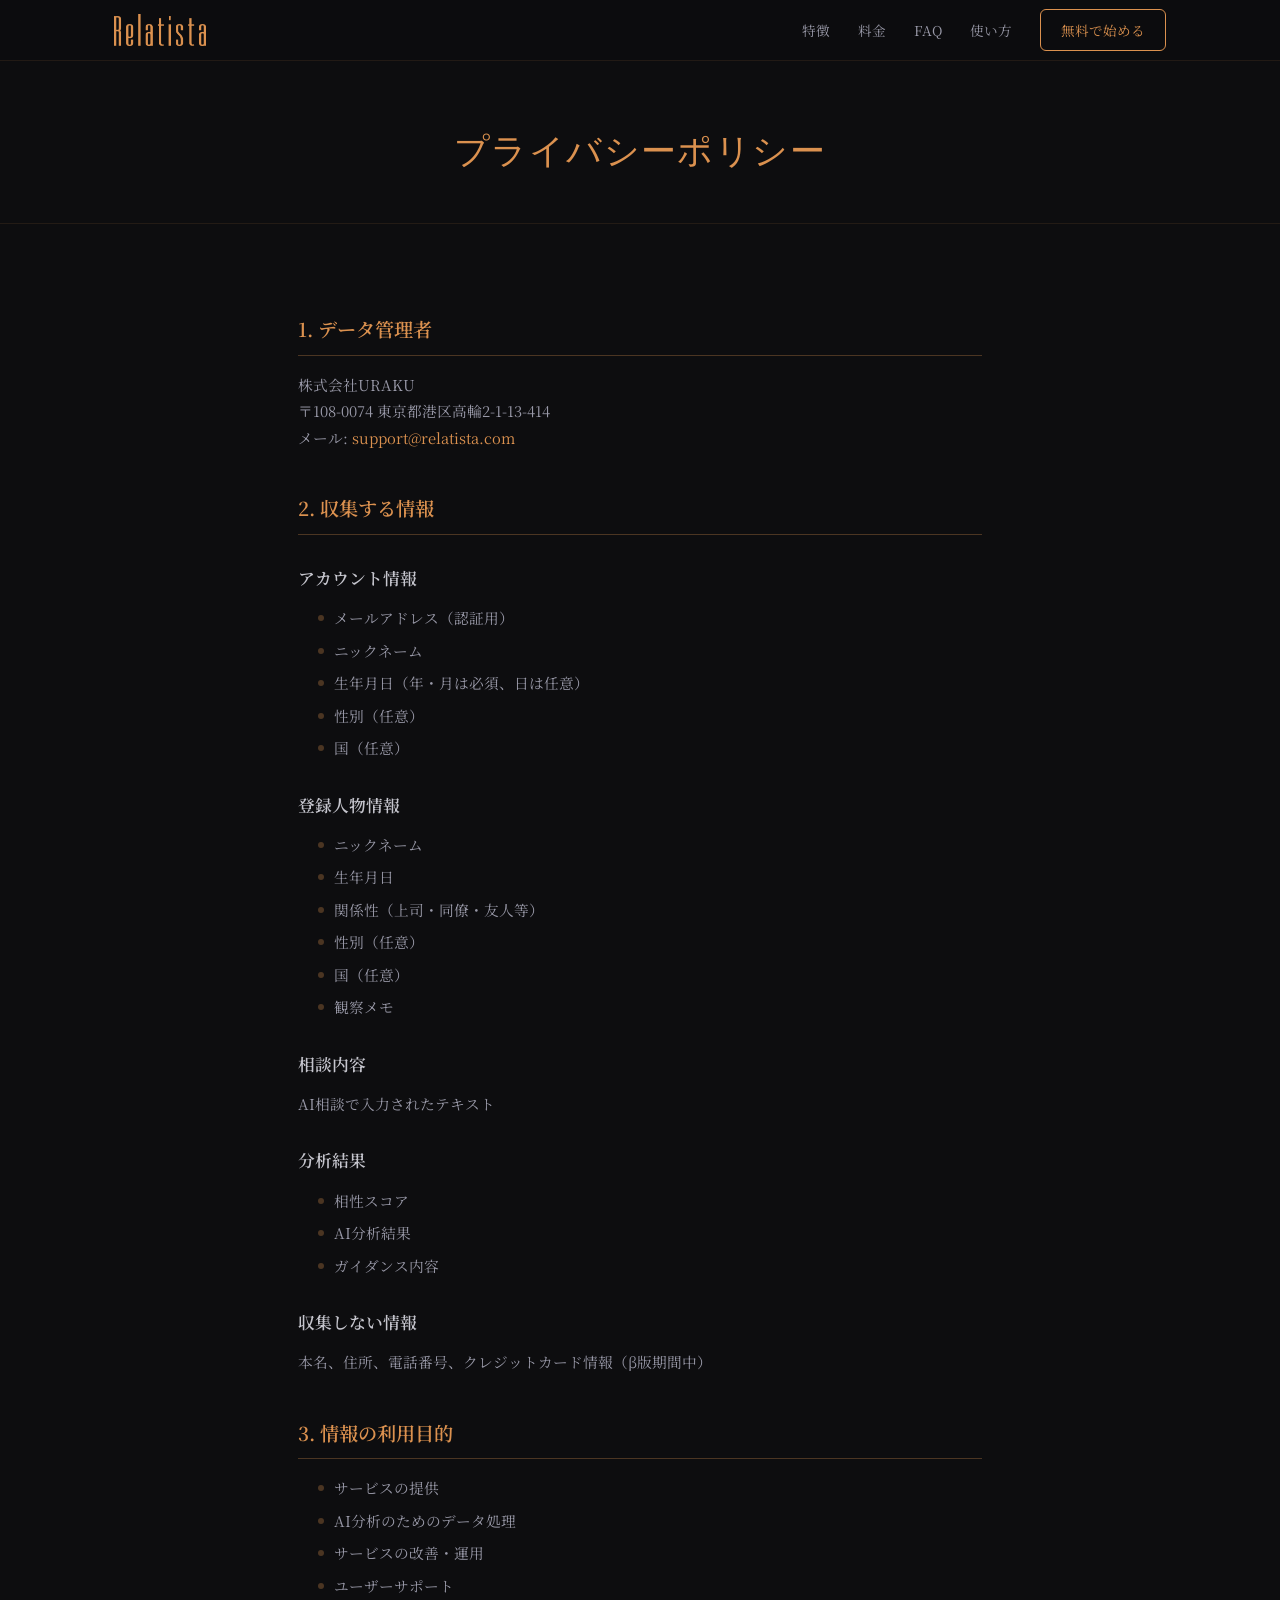
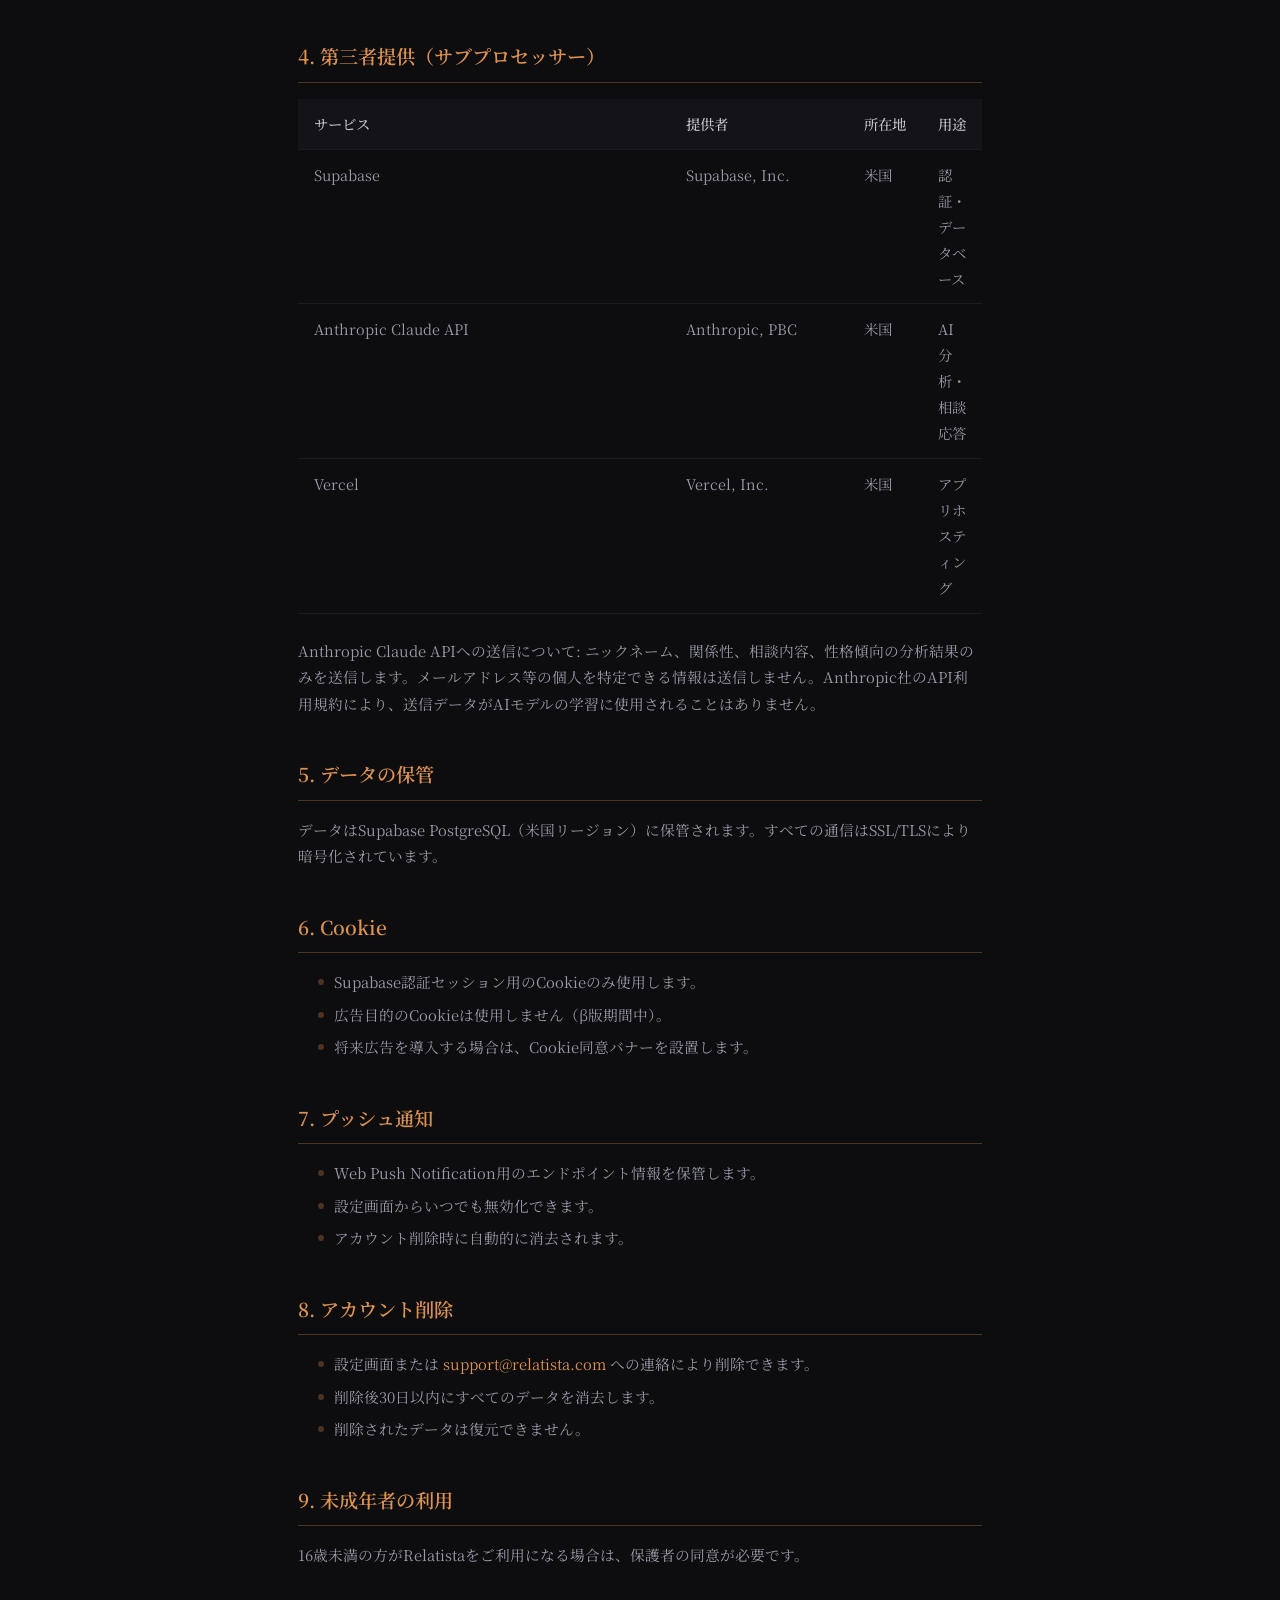
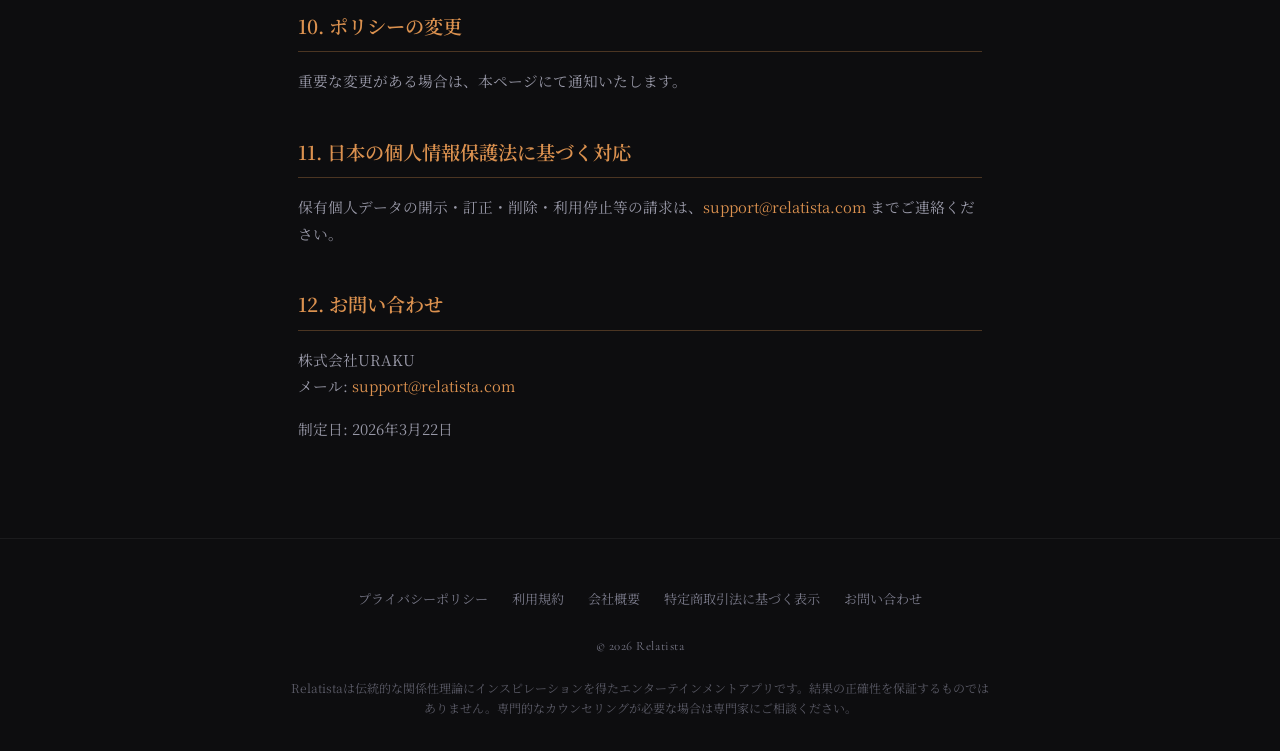
<file: privacy/index.html>
<!DOCTYPE html>
<html lang="ja">
<head>
  <meta charset="UTF-8">
  <meta name="viewport" content="width=device-width, initial-scale=1.0">
  <title>プライバシーポリシー — Relatista</title>
  <meta name="description" content="Relatista（人間関係ナビゲーションアプリ）のプライバシーポリシーです。">
  <meta property="og:title" content="プライバシーポリシー — Relatista">
  <meta property="og:description" content="Relatista（人間関係ナビゲーションアプリ）のプライバシーポリシーです。">
  <meta property="og:image" content="https://relatista.com/images/ogp.png">
  <meta property="og:url" content="https://relatista.com/privacy/">
  <meta property="og:type" content="website">
  <meta name="twitter:card" content="summary_large_image">
  <link rel="canonical" href="https://relatista.com/privacy/">
  <link rel="icon" href="/favicon.ico">
  <link rel="apple-touch-icon" href="/images/apple-touch-icon.png">
  <link rel="stylesheet" href="/css/style.css">
</head>
<body>

  <!-- Header -->
  <header class="site-header">
    <div class="header-inner">
      <a href="/" class="logo"><img src="/images/logo.png" alt="Relatista" height="32"></a>
      <nav class="nav-desktop">
        <a href="/#features">特徴</a>
        <a href="/#pricing">料金</a>
        <a href="/#faq">FAQ</a>
        <a href="/manual/">使い方</a>
        <a href="https://app.relatista.com/signup" class="nav-cta">無料で始める</a>
      </nav>
      <button class="hamburger" aria-label="メニュー">
        <span></span>
        <span></span>
        <span></span>
      </button>
    </div>
    <nav class="nav-mobile">
      <a href="/#features">特徴</a>
      <a href="/#pricing">料金</a>
      <a href="/#faq">FAQ</a>
      <a href="/manual/">使い方</a>
      <a href="/contact/">お問い合わせ</a>
        <a href="https://app.relatista.com/signup" class="nav-cta">無料で始める</a>
    </nav>
  </header>

  <!-- Page Header -->
  <section class="page-header">
    <div class="container">
      <h1>プライバシーポリシー</h1>
    </div>
  </section>

  <!-- Page Content -->
  <section class="page-content">
    <div class="container">

      <h2>1. データ管理者</h2>
      <p>
        株式会社URAKU<br>
        〒108-0074 東京都港区高輪2-1-13-414<br>
        メール: <a href="mailto:support@relatista.com">support@relatista.com</a>
      </p>

      <h2>2. 収集する情報</h2>

      <h3>アカウント情報</h3>
      <ul>
        <li>メールアドレス（認証用）</li>
        <li>ニックネーム</li>
        <li>生年月日（年・月は必須、日は任意）</li>
        <li>性別（任意）</li>
        <li>国（任意）</li>
      </ul>

      <h3>登録人物情報</h3>
      <ul>
        <li>ニックネーム</li>
        <li>生年月日</li>
        <li>関係性（上司・同僚・友人等）</li>
        <li>性別（任意）</li>
        <li>国（任意）</li>
        <li>観察メモ</li>
      </ul>

      <h3>相談内容</h3>
      <p>AI相談で入力されたテキスト</p>

      <h3>分析結果</h3>
      <ul>
        <li>相性スコア</li>
        <li>AI分析結果</li>
        <li>ガイダンス内容</li>
      </ul>

      <h3>収集しない情報</h3>
      <p>本名、住所、電話番号、クレジットカード情報（β版期間中）</p>

      <h2>3. 情報の利用目的</h2>
      <ul>
        <li>サービスの提供</li>
        <li>AI分析のためのデータ処理</li>
        <li>サービスの改善・運用</li>
        <li>ユーザーサポート</li>
      </ul>

      <h2>4. 第三者提供（サブプロセッサー）</h2>
      <table>
        <thead>
          <tr>
            <th>サービス</th>
            <th>提供者</th>
            <th>所在地</th>
            <th>用途</th>
          </tr>
        </thead>
        <tbody>
          <tr>
            <td>Supabase</td>
            <td>Supabase, Inc.</td>
            <td>米国</td>
            <td>認証・データベース</td>
          </tr>
          <tr>
            <td>Anthropic Claude API</td>
            <td>Anthropic, PBC</td>
            <td>米国</td>
            <td>AI分析・相談応答</td>
          </tr>
          <tr>
            <td>Vercel</td>
            <td>Vercel, Inc.</td>
            <td>米国</td>
            <td>アプリホスティング</td>
          </tr>
        </tbody>
      </table>
      <p>Anthropic Claude APIへの送信について: ニックネーム、関係性、相談内容、性格傾向の分析結果のみを送信します。メールアドレス等の個人を特定できる情報は送信しません。Anthropic社のAPI利用規約により、送信データがAIモデルの学習に使用されることはありません。</p>

      <h2>5. データの保管</h2>
      <p>データはSupabase PostgreSQL（米国リージョン）に保管されます。すべての通信はSSL/TLSにより暗号化されています。</p>

      <h2>6. Cookie</h2>
      <ul>
        <li>Supabase認証セッション用のCookieのみ使用します。</li>
        <li>広告目的のCookieは使用しません（β版期間中）。</li>
        <li>将来広告を導入する場合は、Cookie同意バナーを設置します。</li>
      </ul>

      <h2>7. プッシュ通知</h2>
      <ul>
        <li>Web Push Notification用のエンドポイント情報を保管します。</li>
        <li>設定画面からいつでも無効化できます。</li>
        <li>アカウント削除時に自動的に消去されます。</li>
      </ul>

      <h2>8. アカウント削除</h2>
      <ul>
        <li>設定画面または <a href="mailto:support@relatista.com">support@relatista.com</a> への連絡により削除できます。</li>
        <li>削除後30日以内にすべてのデータを消去します。</li>
        <li>削除されたデータは復元できません。</li>
      </ul>

      <h2>9. 未成年者の利用</h2>
      <p>16歳未満の方がRelatistaをご利用になる場合は、保護者の同意が必要です。</p>

      <h2>10. ポリシーの変更</h2>
      <p>重要な変更がある場合は、本ページにて通知いたします。</p>

      <h2>11. 日本の個人情報保護法に基づく対応</h2>
      <p>保有個人データの開示・訂正・削除・利用停止等の請求は、<a href="mailto:support@relatista.com">support@relatista.com</a> までご連絡ください。</p>

      <h2>12. お問い合わせ</h2>
      <p>
        株式会社URAKU<br>
        メール: <a href="mailto:support@relatista.com">support@relatista.com</a>
      </p>

      <p>制定日: 2026年3月22日</p>

    </div>
  </section>

  <!-- Footer -->
  <footer class="site-footer">
    <div class="container">
      <nav class="footer-nav">
        <a href="/privacy/">プライバシーポリシー</a>
        <a href="/terms/">利用規約</a>
        <a href="/company/">会社概要</a>
        <a href="/tokushoho/">特定商取引法に基づく表示</a>
        <a href="/contact/">お問い合わせ</a>
      </nav>
      <p class="footer-copy">&copy; 2026 Relatista</p>
      <p class="footer-disclaimer">Relatistaは伝統的な関係性理論にインスピレーションを得たエンターテインメントアプリです。結果の正確性を保証するものではありません。専門的なカウンセリングが必要な場合は専門家にご相談ください。</p>
    </div>
  </footer>

  <script src="/js/main.js"></script>
</body>
</html>
</file>
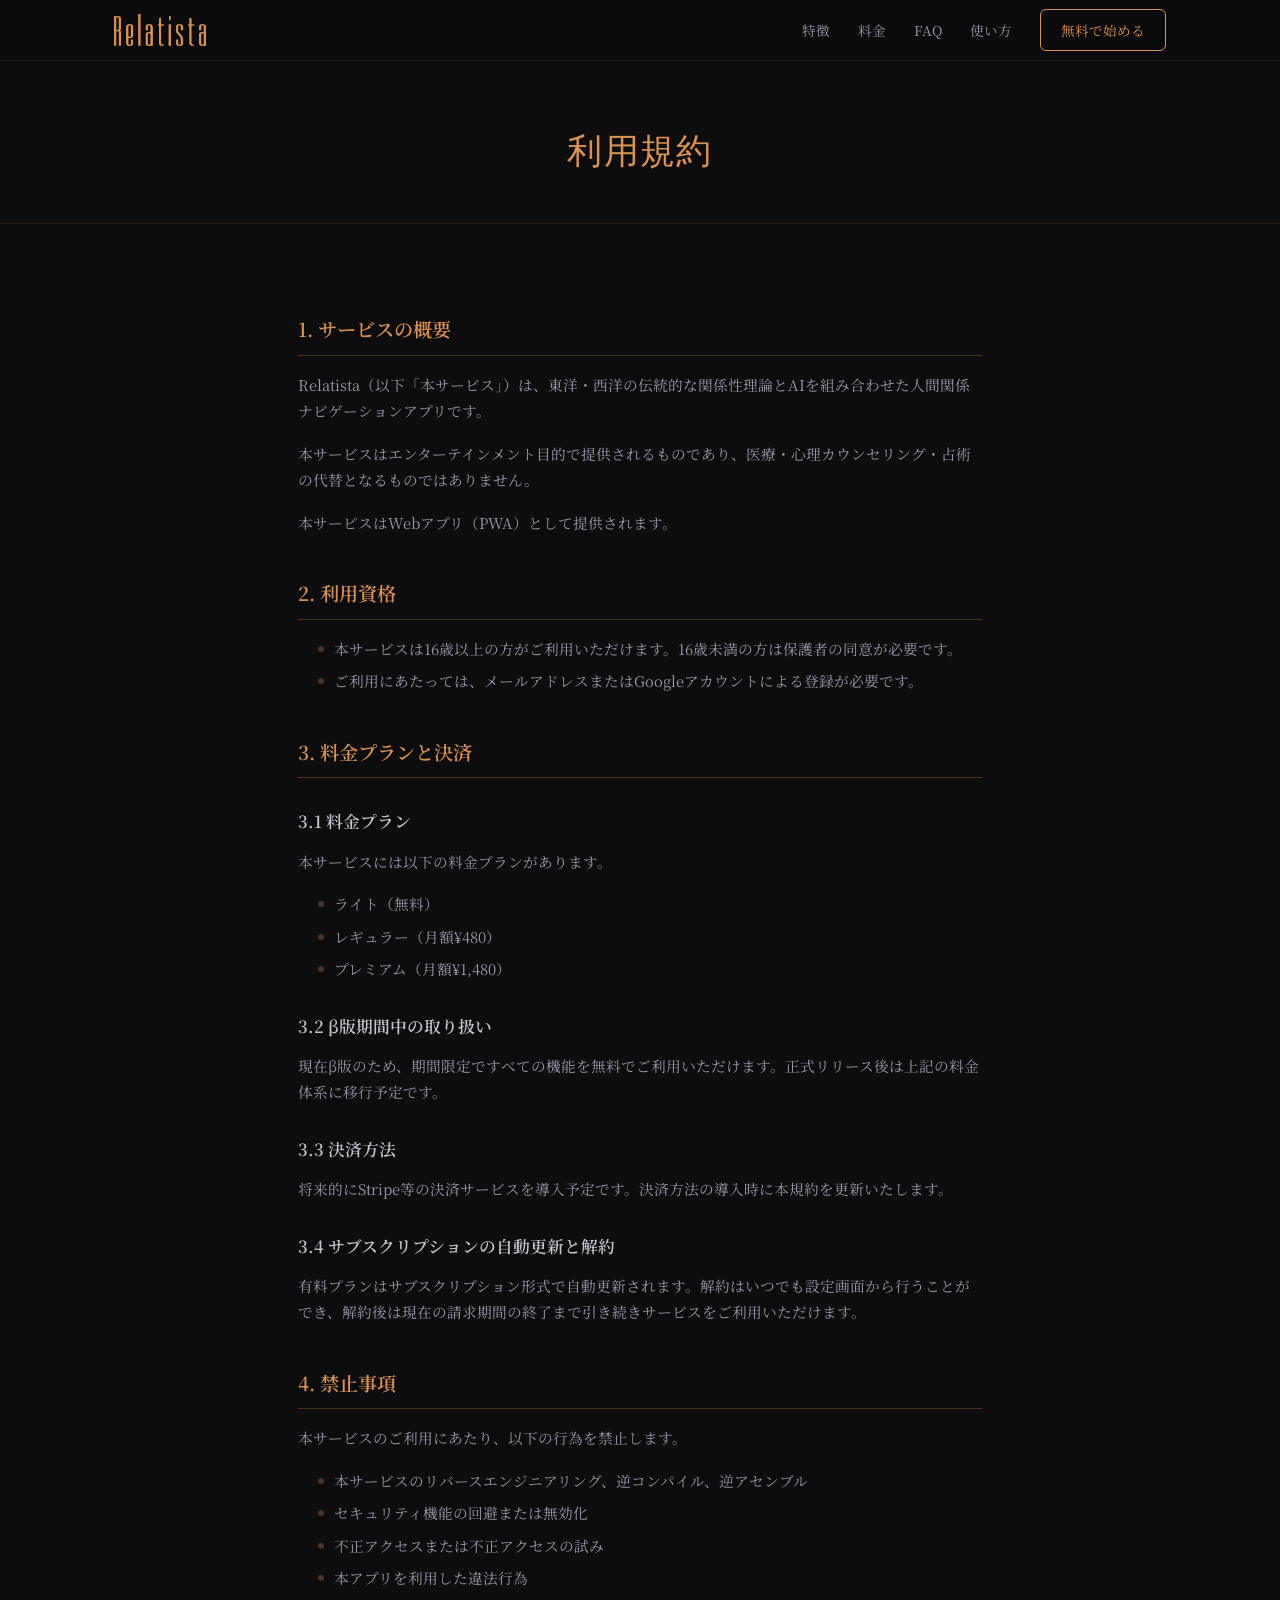
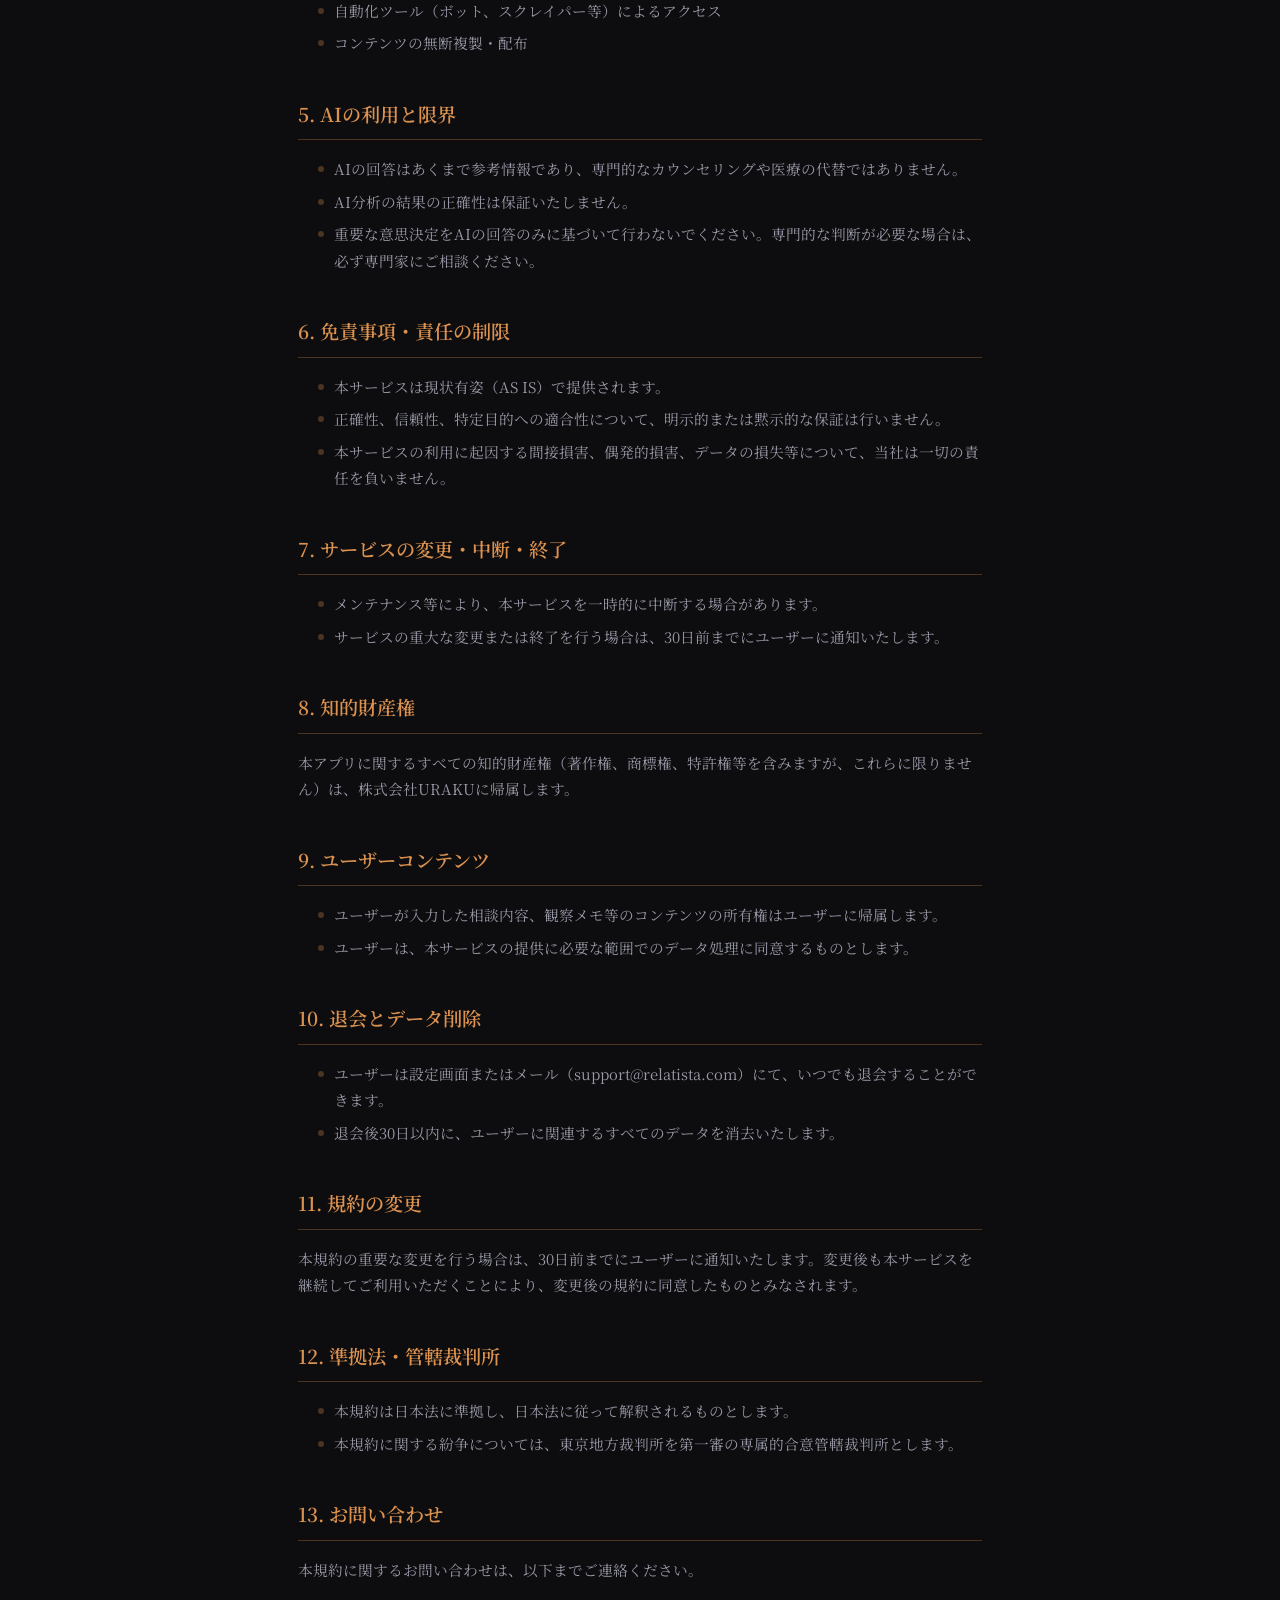
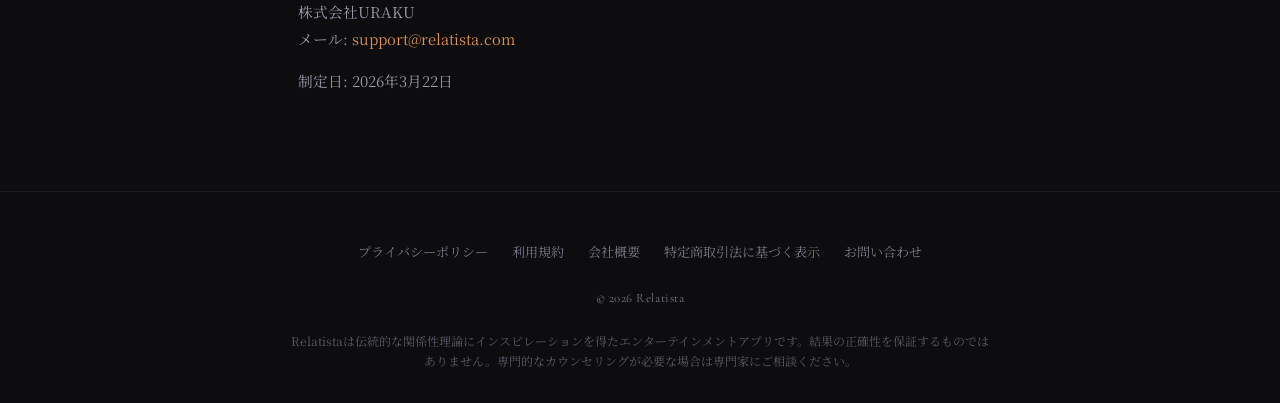
<file: terms/index.html>
<!DOCTYPE html>
<html lang="ja">
<head>
  <meta charset="UTF-8">
  <meta name="viewport" content="width=device-width, initial-scale=1.0">
  <title>利用規約 — Relatista</title>
  <meta name="description" content="Relatista（人間関係ナビゲーションアプリ）の利用規約です。サービスのご利用条件をご確認ください。">
  <meta property="og:title" content="利用規約 — Relatista">
  <meta property="og:description" content="Relatista（人間関係ナビゲーションアプリ）の利用規約です。">
  <meta property="og:image" content="https://relatista.com/images/ogp.png">
  <meta property="og:url" content="https://relatista.com/terms/">
  <meta property="og:type" content="website">
  <meta name="twitter:card" content="summary_large_image">
  <link rel="canonical" href="https://relatista.com/terms/">
  <link rel="icon" href="/favicon.ico">
  <link rel="apple-touch-icon" href="/images/apple-touch-icon.png">
  <link rel="stylesheet" href="/css/style.css">
</head>
<body>

  <!-- Header -->
  <header class="site-header">
    <div class="header-inner">
      <a href="/" class="logo"><img src="/images/logo.png" alt="Relatista" height="32"></a>
      <nav class="nav-desktop">
        <a href="/#features">特徴</a>
        <a href="/#pricing">料金</a>
        <a href="/#faq">FAQ</a>
        <a href="/manual/">使い方</a>
        <a href="https://app.relatista.com/signup" class="nav-cta">無料で始める</a>
      </nav>
      <button class="hamburger" aria-label="メニュー">
        <span></span>
        <span></span>
        <span></span>
      </button>
    </div>
    <nav class="nav-mobile">
      <a href="/#features">特徴</a>
      <a href="/#pricing">料金</a>
      <a href="/#faq">FAQ</a>
      <a href="/manual/">使い方</a>
      <a href="/contact/">お問い合わせ</a>
        <a href="https://app.relatista.com/signup" class="nav-cta">無料で始める</a>
    </nav>
  </header>

  <!-- Page Header -->
  <section class="page-header">
    <div class="container">
      <h1>利用規約</h1>
    </div>
  </section>

  <!-- Page Content -->
  <section class="page-content">
    <div class="container">

      <h2>1. サービスの概要</h2>
      <p>Relatista（以下「本サービス」）は、東洋・西洋の伝統的な関係性理論とAIを組み合わせた人間関係ナビゲーションアプリです。</p>
      <p>本サービスはエンターテインメント目的で提供されるものであり、医療・心理カウンセリング・占術の代替となるものではありません。</p>
      <p>本サービスはWebアプリ（PWA）として提供されます。</p>

      <h2>2. 利用資格</h2>
      <ul>
        <li>本サービスは16歳以上の方がご利用いただけます。16歳未満の方は保護者の同意が必要です。</li>
        <li>ご利用にあたっては、メールアドレスまたはGoogleアカウントによる登録が必要です。</li>
      </ul>

      <h2>3. 料金プランと決済</h2>

      <h3>3.1 料金プラン</h3>
      <p>本サービスには以下の料金プランがあります。</p>
      <ul>
        <li>ライト（無料）</li>
        <li>レギュラー（月額¥480）</li>
        <li>プレミアム（月額¥1,480）</li>
      </ul>

      <h3>3.2 β版期間中の取り扱い</h3>
      <p>現在β版のため、期間限定ですべての機能を無料でご利用いただけます。正式リリース後は上記の料金体系に移行予定です。</p>

      <h3>3.3 決済方法</h3>
      <p>将来的にStripe等の決済サービスを導入予定です。決済方法の導入時に本規約を更新いたします。</p>

      <h3>3.4 サブスクリプションの自動更新と解約</h3>
      <p>有料プランはサブスクリプション形式で自動更新されます。解約はいつでも設定画面から行うことができ、解約後は現在の請求期間の終了まで引き続きサービスをご利用いただけます。</p>

      <h2>4. 禁止事項</h2>
      <p>本サービスのご利用にあたり、以下の行為を禁止します。</p>
      <ul>
        <li>本サービスのリバースエンジニアリング、逆コンパイル、逆アセンブル</li>
        <li>セキュリティ機能の回避または無効化</li>
        <li>不正アクセスまたは不正アクセスの試み</li>
        <li>本アプリを利用した違法行為</li>
        <li>自動化ツール（ボット、スクレイパー等）によるアクセス</li>
        <li>コンテンツの無断複製・配布</li>
      </ul>

      <h2>5. AIの利用と限界</h2>
      <ul>
        <li>AIの回答はあくまで参考情報であり、専門的なカウンセリングや医療の代替ではありません。</li>
        <li>AI分析の結果の正確性は保証いたしません。</li>
        <li>重要な意思決定をAIの回答のみに基づいて行わないでください。専門的な判断が必要な場合は、必ず専門家にご相談ください。</li>
      </ul>

      <h2>6. 免責事項・責任の制限</h2>
      <ul>
        <li>本サービスは現状有姿（AS IS）で提供されます。</li>
        <li>正確性、信頼性、特定目的への適合性について、明示的または黙示的な保証は行いません。</li>
        <li>本サービスの利用に起因する間接損害、偶発的損害、データの損失等について、当社は一切の責任を負いません。</li>
      </ul>

      <h2>7. サービスの変更・中断・終了</h2>
      <ul>
        <li>メンテナンス等により、本サービスを一時的に中断する場合があります。</li>
        <li>サービスの重大な変更または終了を行う場合は、30日前までにユーザーに通知いたします。</li>
      </ul>

      <h2>8. 知的財産権</h2>
      <p>本アプリに関するすべての知的財産権（著作権、商標権、特許権等を含みますが、これらに限りません）は、株式会社URAKUに帰属します。</p>

      <h2>9. ユーザーコンテンツ</h2>
      <ul>
        <li>ユーザーが入力した相談内容、観察メモ等のコンテンツの所有権はユーザーに帰属します。</li>
        <li>ユーザーは、本サービスの提供に必要な範囲でのデータ処理に同意するものとします。</li>
      </ul>

      <h2>10. 退会とデータ削除</h2>
      <ul>
        <li>ユーザーは設定画面またはメール（support@relatista.com）にて、いつでも退会することができます。</li>
        <li>退会後30日以内に、ユーザーに関連するすべてのデータを消去いたします。</li>
      </ul>

      <h2>11. 規約の変更</h2>
      <p>本規約の重要な変更を行う場合は、30日前までにユーザーに通知いたします。変更後も本サービスを継続してご利用いただくことにより、変更後の規約に同意したものとみなされます。</p>

      <h2>12. 準拠法・管轄裁判所</h2>
      <ul>
        <li>本規約は日本法に準拠し、日本法に従って解釈されるものとします。</li>
        <li>本規約に関する紛争については、東京地方裁判所を第一審の専属的合意管轄裁判所とします。</li>
      </ul>

      <h2>13. お問い合わせ</h2>
      <p>本規約に関するお問い合わせは、以下までご連絡ください。</p>
      <p>
        株式会社URAKU<br>
        メール: <a href="mailto:support@relatista.com">support@relatista.com</a>
      </p>

      <p>制定日: 2026年3月22日</p>

    </div>
  </section>

  <!-- Footer -->
  <footer class="site-footer">
    <div class="container">
      <nav class="footer-nav">
        <a href="/privacy/">プライバシーポリシー</a>
        <a href="/terms/">利用規約</a>
        <a href="/company/">会社概要</a>
        <a href="/tokushoho/">特定商取引法に基づく表示</a>
        <a href="/contact/">お問い合わせ</a>
      </nav>
      <p class="footer-copy">&copy; 2026 Relatista</p>
      <p class="footer-disclaimer">Relatistaは伝統的な関係性理論にインスピレーションを得たエンターテインメントアプリです。結果の正確性を保証するものではありません。専門的なカウンセリングが必要な場合は専門家にご相談ください。</p>
    </div>
  </footer>

  <script src="/js/main.js"></script>
</body>
</html>
</file>
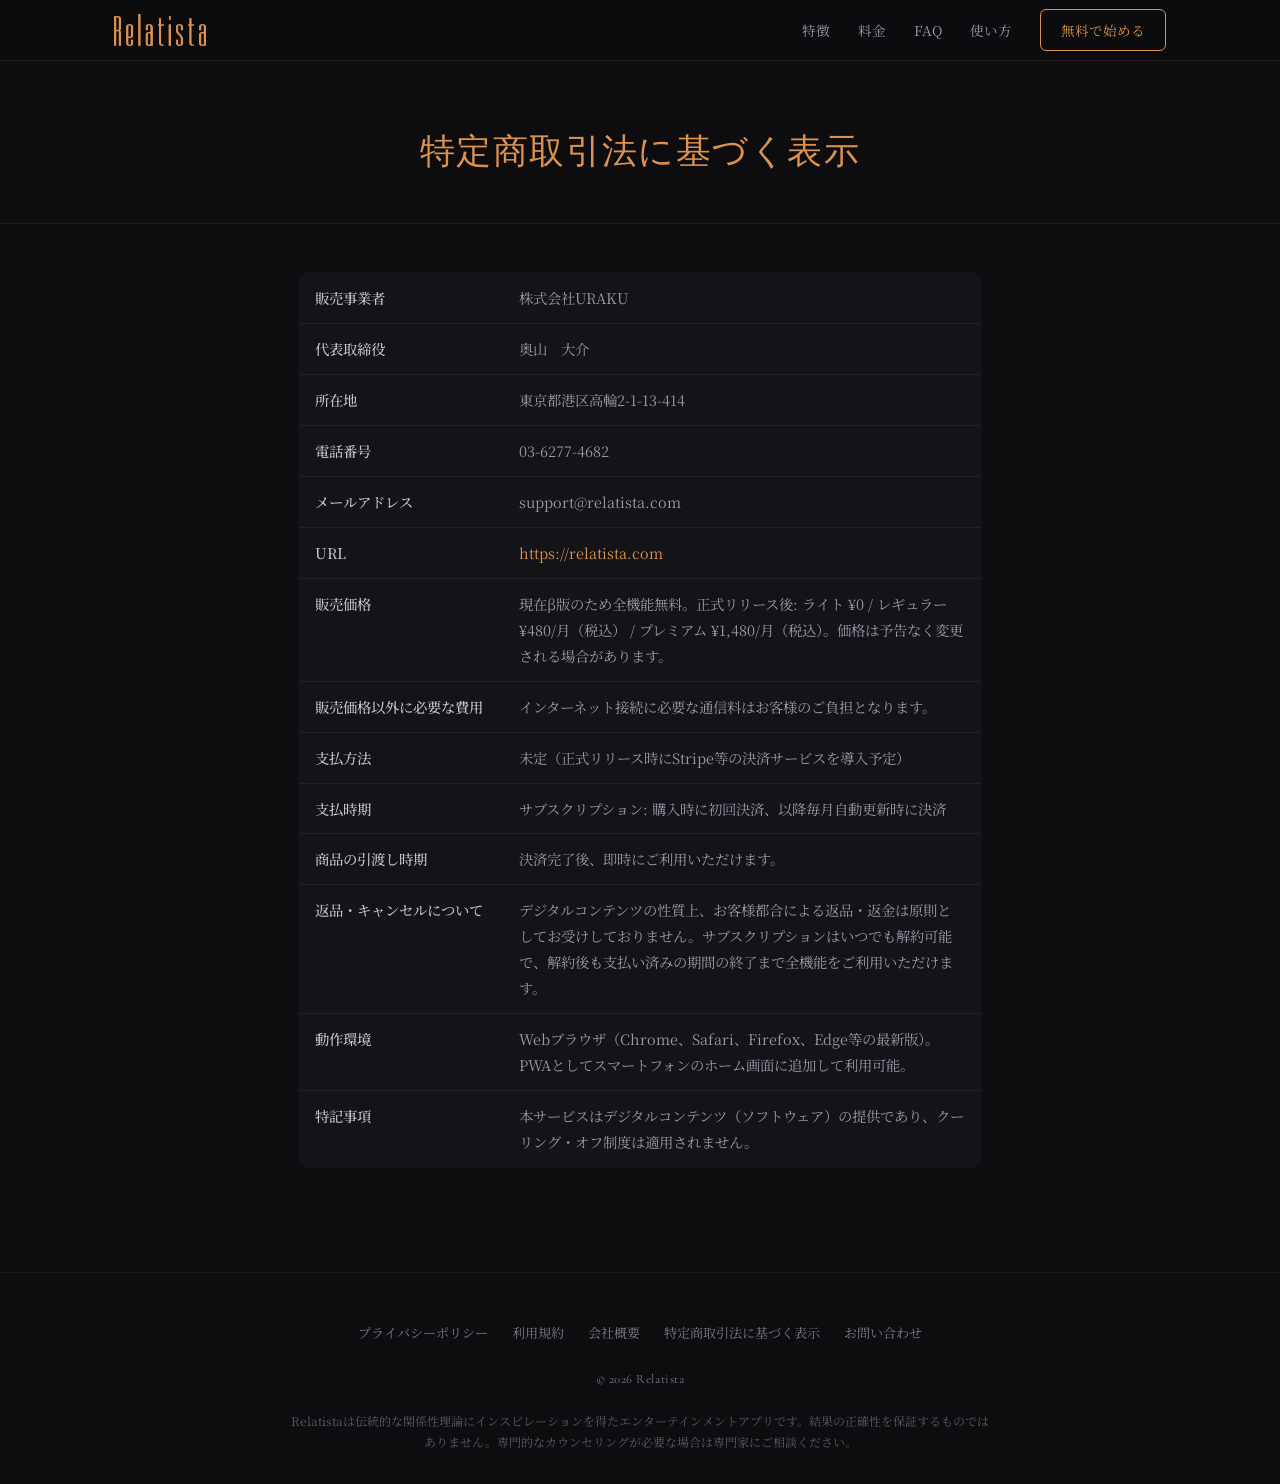
<file: tokushoho/index.html>
<!DOCTYPE html>
<html lang="ja">
<head>
  <meta charset="UTF-8">
  <meta name="viewport" content="width=device-width, initial-scale=1.0">
  <title>特定商取引法に基づく表示 — Relatista</title>
  <meta name="description" content="Relatista（株式会社URAKU）の特定商取引法に基づく表示です。">
  <meta property="og:title" content="特定商取引法に基づく表示 — Relatista">
  <meta property="og:description" content="Relatista（株式会社URAKU）の特定商取引法に基づく表示です。">
  <meta property="og:image" content="https://relatista.com/images/ogp.png">
  <meta property="og:url" content="https://relatista.com/tokushoho/">
  <meta property="og:type" content="website">
  <meta name="twitter:card" content="summary_large_image">
  <link rel="canonical" href="https://relatista.com/tokushoho/">
  <link rel="icon" href="/favicon.ico">
  <link rel="apple-touch-icon" href="/images/apple-touch-icon.png">
  <link rel="stylesheet" href="/css/style.css">
</head>
<body>

  <!-- Header -->
  <header class="site-header">
    <div class="header-inner">
      <a href="/" class="logo"><img src="/images/logo.png" alt="Relatista" height="32"></a>
      <nav class="nav-desktop">
        <a href="/#features">特徴</a>
        <a href="/#pricing">料金</a>
        <a href="/#faq">FAQ</a>
        <a href="/manual/">使い方</a>
        <a href="https://app.relatista.com/signup" class="nav-cta">無料で始める</a>
      </nav>
      <button class="hamburger" aria-label="メニュー">
        <span></span>
        <span></span>
        <span></span>
      </button>
    </div>
    <nav class="nav-mobile">
      <a href="/#features">特徴</a>
      <a href="/#pricing">料金</a>
      <a href="/#faq">FAQ</a>
      <a href="/manual/">使い方</a>
      <a href="/contact/">お問い合わせ</a>
        <a href="https://app.relatista.com/signup" class="nav-cta">無料で始める</a>
    </nav>
  </header>

  <!-- Page Header -->
  <section class="page-header">
    <div class="container">
      <h1>特定商取引法に基づく表示</h1>
    </div>
  </section>

  <!-- Page Content -->
  <section class="page-content">
    <div class="container">
      <table class="info-table">
        <tr>
          <th>販売事業者</th>
          <td>株式会社URAKU</td>
        </tr>
        <tr>
          <th>代表取締役</th>
          <td>奥山　大介</td>
        </tr>
        <tr>
          <th>所在地</th>
          <td>東京都港区高輪2-1-13-414</td>
        </tr>
        <tr>
          <th>電話番号</th>
          <td>03-6277-4682</td>
        </tr>
        <tr>
          <th>メールアドレス</th>
          <td>support@relatista.com</td>
        </tr>
        <tr>
          <th>URL</th>
          <td><a href="https://relatista.com">https://relatista.com</a></td>
        </tr>
        <tr>
          <th>販売価格</th>
          <td>現在β版のため全機能無料。正式リリース後: ライト &yen;0 / レギュラー &yen;480/月（税込） / プレミアム &yen;1,480/月（税込）。価格は予告なく変更される場合があります。</td>
        </tr>
        <tr>
          <th>販売価格以外に必要な費用</th>
          <td>インターネット接続に必要な通信料はお客様のご負担となります。</td>
        </tr>
        <tr>
          <th>支払方法</th>
          <td>未定（正式リリース時にStripe等の決済サービスを導入予定）</td>
        </tr>
        <tr>
          <th>支払時期</th>
          <td>サブスクリプション: 購入時に初回決済、以降毎月自動更新時に決済</td>
        </tr>
        <tr>
          <th>商品の引渡し時期</th>
          <td>決済完了後、即時にご利用いただけます。</td>
        </tr>
        <tr>
          <th>返品・キャンセルについて</th>
          <td>デジタルコンテンツの性質上、お客様都合による返品・返金は原則としてお受けしておりません。サブスクリプションはいつでも解約可能で、解約後も支払い済みの期間の終了まで全機能をご利用いただけます。</td>
        </tr>
        <tr>
          <th>動作環境</th>
          <td>Webブラウザ（Chrome、Safari、Firefox、Edge等の最新版）。PWAとしてスマートフォンのホーム画面に追加して利用可能。</td>
        </tr>
        <tr>
          <th>特記事項</th>
          <td>本サービスはデジタルコンテンツ（ソフトウェア）の提供であり、クーリング・オフ制度は適用されません。</td>
        </tr>
      </table>
    </div>
  </section>

  <!-- Footer -->
  <footer class="site-footer">
    <div class="container">
      <nav class="footer-nav">
        <a href="/privacy/">プライバシーポリシー</a>
        <a href="/terms/">利用規約</a>
        <a href="/company/">会社概要</a>
        <a href="/tokushoho/">特定商取引法に基づく表示</a>
        <a href="/contact/">お問い合わせ</a>
      </nav>
      <p class="footer-copy">&copy; 2026 Relatista</p>
      <p class="footer-disclaimer">Relatistaは伝統的な関係性理論にインスピレーションを得たエンターテインメントアプリです。結果の正確性を保証するものではありません。専門的なカウンセリングが必要な場合は専門家にご相談ください。</p>
    </div>
  </footer>

  <script src="/js/main.js"></script>
</body>
</html>
</file>
<file: css/style.css>
/* ============================================
   Relatista Landing Page — Global Styles
   ============================================ */

/* --- Google Fonts --- */
@import url('https://fonts.googleapis.com/css2?family=Cormorant+Garamond:ital,wght@0,300;0,400;0,500;0,600;0,700;1,400&family=Noto+Serif+JP:wght@300;400;500;600;700&display=swap');

/* --- CSS Variables --- */
:root {
  --color-base: #0d0d0f;
  --color-surface: #141418;
  --color-surface-hover: #1a1a20;
  --color-gold: #db914f;
  --color-gold-dim: rgba(219, 145, 79, 0.3);
  --color-gold-subtle: rgba(219, 145, 79, 0.1);
  --color-jade: #7ec8c0;
  --color-text-primary: #c5c5cd;
  --color-text-secondary: #9999a8;
  --color-text-muted: #7a7a8a;
  --color-border: rgba(219, 145, 79, 0.3);
  --color-danger: #c45c5c;

  --font-body: 'Noto Serif JP', serif;
  --font-display: 'Cormorant Garamond', serif;

  --max-width: 1100px;
  --section-padding: 80px 0;
  --card-radius: 12px;
}

/* --- Reset & Base --- */
*, *::before, *::after {
  box-sizing: border-box;
  margin: 0;
  padding: 0;
}

html {
  scroll-behavior: smooth;
  -webkit-font-smoothing: antialiased;
  -moz-osx-font-smoothing: grayscale;
}

body {
  font-family: var(--font-body);
  background-color: var(--color-base);
  color: var(--color-text-primary);
  line-height: 1.8;
  font-size: 15px;
  font-weight: 400;
  overflow-x: hidden;
}

a {
  color: var(--color-gold);
  text-decoration: none;
  transition: opacity 0.2s;
}

a:hover {
  opacity: 0.8;
}

img {
  max-width: 100%;
  height: auto;
  display: block;
}

ul, ol {
  list-style: none;
}

/* --- Utility --- */
.container {
  max-width: var(--max-width);
  margin: 0 auto;
  padding: 0 24px;
}

.section {
  padding: var(--section-padding);
}

.section-title {
  font-family: var(--font-display);
  font-size: 2rem;
  font-weight: 500;
  color: var(--color-gold);
  text-align: center;
  margin-bottom: 12px;
  letter-spacing: 0.04em;
}

.section-subtitle {
  text-align: center;
  color: var(--color-text-secondary);
  font-size: 0.95rem;
  margin-bottom: 48px;
}

/* --- Header / Navigation --- */
.site-header {
  position: fixed;
  top: 0;
  left: 0;
  right: 0;
  z-index: 1000;
  background: rgba(13, 13, 15, 0.85);
  backdrop-filter: blur(12px);
  -webkit-backdrop-filter: blur(12px);
  border-bottom: 1px solid rgba(219, 145, 79, 0.1);
  transition: background 0.3s;
}

.header-inner {
  max-width: var(--max-width);
  margin: 0 auto;
  padding: 0 24px;
  display: flex;
  align-items: center;
  justify-content: space-between;
  height: 60px;
}

.logo {
  display: flex;
  align-items: center;
  gap: 8px;
}

.logo img {
  height: 32px;
  width: auto;
}

.nav-desktop {
  display: flex;
  align-items: center;
  gap: 28px;
}

.nav-desktop a {
  color: var(--color-text-secondary);
  font-size: 0.85rem;
  transition: color 0.2s;
}

.nav-desktop a:hover {
  color: var(--color-gold);
  opacity: 1;
}

.nav-cta {
  display: inline-flex;
  align-items: center;
  gap: 6px;
  padding: 8px 20px;
  border: 1px solid var(--color-gold);
  color: var(--color-gold) !important;
  border-radius: 6px;
  font-size: 0.85rem;
  font-family: var(--font-body);
  transition: background 0.2s, color 0.2s;
}

.nav-cta:hover {
  background: var(--color-gold);
  color: var(--color-base) !important;
  opacity: 1;
}

/* Mobile hamburger */
.hamburger {
  display: none;
  flex-direction: column;
  gap: 5px;
  cursor: pointer;
  background: none;
  border: none;
  padding: 4px;
}

.hamburger span {
  display: block;
  width: 22px;
  height: 2px;
  background: var(--color-text-primary);
  transition: transform 0.3s, opacity 0.3s;
}

.hamburger.active span:nth-child(1) {
  transform: rotate(45deg) translate(5px, 5px);
}

.hamburger.active span:nth-child(2) {
  opacity: 0;
}

.hamburger.active span:nth-child(3) {
  transform: rotate(-45deg) translate(5px, -5px);
}

.nav-mobile {
  position: fixed;
  top: 60px;
  left: 0;
  right: 0;
  bottom: 0;
  height: calc(100vh - 60px);
  height: calc(100dvh - 60px);
  background: #0d0d0f;
  padding: 32px 24px;
  flex-direction: column;
  gap: 4px;
  z-index: 999;
  display: flex;
  opacity: 0;
  visibility: hidden;
  transform: translateY(-12px);
  transition: opacity 0.3s ease, transform 0.3s ease, visibility 0.3s;
  overflow-y: auto;
}

.nav-mobile.active {
  opacity: 1;
  visibility: visible;
  transform: translateY(0);
}

.nav-mobile a {
  color: var(--color-text-secondary);
  font-size: 1rem;
  padding: 14px 0;
  border-bottom: 1px solid rgba(255, 255, 255, 0.05);
  display: block;
}

.nav-mobile a:hover {
  color: var(--color-gold);
}

.nav-mobile .nav-cta {
  margin-top: 16px;
  text-align: center;
  justify-content: center;
}

@media (max-width: 768px) {
  .nav-desktop {
    display: none;
  }
  .hamburger {
    display: flex;
  }
}

/* --- Hero Section --- */
.hero {
  padding: 140px 0 80px;
  text-align: center;
  position: relative;
  overflow: hidden;
}

.hero::before {
  content: '';
  position: absolute;
  top: -50%;
  left: 50%;
  transform: translateX(-50%);
  width: 600px;
  height: 600px;
  background: radial-gradient(circle, rgba(219, 145, 79, 0.06) 0%, transparent 70%);
  pointer-events: none;
}

.hero-brand {
  margin-bottom: 20px;
  line-height: 1.1;
}

.hero-brand img {
  height: clamp(48px, 10vw, 72px);
  width: auto;
  margin: 0 auto;
}

.hero-tagline {
  font-size: clamp(1.1rem, 3vw, 1.5rem);
  font-weight: 500;
  color: var(--color-text-primary);
  margin-bottom: 12px;
}

.hero-sub {
  font-size: 0.95rem;
  color: var(--color-text-secondary);
  margin-bottom: 40px;
  line-height: 1.7;
}

.hero-cta-group {
  display: flex;
  justify-content: center;
  gap: 16px;
  margin-bottom: 48px;
  flex-wrap: wrap;
}

.hero-screenshot {
  max-width: 300px;
  margin: 0 auto;
  border-radius: 24px;
  overflow: hidden;
  box-shadow: 0 20px 60px rgba(0, 0, 0, 0.5), 0 0 40px rgba(219, 145, 79, 0.08);
  border: 1px solid var(--color-gold-dim);
}

.hero-screenshot img {
  width: 100%;
  border-radius: 24px;
}

/* --- Buttons --- */
.btn {
  display: inline-flex;
  align-items: center;
  gap: 8px;
  padding: 14px 32px;
  border-radius: 8px;
  font-family: var(--font-body);
  font-size: 0.95rem;
  font-weight: 500;
  cursor: pointer;
  transition: all 0.25s;
  border: 1px solid var(--color-gold);
  text-decoration: none;
}

.btn-primary {
  background: var(--color-gold);
  color: var(--color-base);
  border-color: var(--color-gold);
  font-size: 1.05rem;
}

.btn-primary:hover {
  background: var(--color-base);
  color: var(--color-gold);
  border-color: var(--color-gold);
  opacity: 1;
}

.btn-ghost {
  background: transparent;
  color: var(--color-gold);
  border-color: var(--color-gold);
}

.btn-ghost:hover {
  background: var(--color-gold-subtle);
  opacity: 1;
}

/* --- Features Section --- */
.features-grid {
  display: grid;
  grid-template-columns: repeat(2, 1fr);
  gap: 24px;
}

@media (min-width: 960px) {
  .features-grid {
    grid-template-columns: repeat(4, 1fr);
  }
}

.feature-card {
  background: var(--color-surface);
  border: 1px solid var(--color-gold-dim);
  border-radius: var(--card-radius);
  padding: 32px 24px;
  text-align: center;
  transition: transform 0.2s, border-color 0.2s;
}

.feature-card:hover {
  transform: translateY(-4px);
  border-color: var(--color-gold);
}

.feature-icon {
  font-size: 2rem;
  margin-bottom: 16px;
  display: block;
}

.feature-card h3 {
  font-size: 1.05rem;
  font-weight: 600;
  color: var(--color-text-primary);
  margin-bottom: 12px;
}

.feature-card p {
  font-size: 0.9rem;
  color: var(--color-text-secondary);
  line-height: 1.7;
}

/* --- Steps Section --- */
.steps-grid {
  display: grid;
  grid-template-columns: repeat(auto-fit, minmax(260px, 1fr));
  gap: 32px;
  counter-reset: step;
}

.step-card {
  text-align: center;
  position: relative;
  padding: 24px;
}

.step-number {
  font-family: var(--font-display);
  font-size: 3rem;
  font-weight: 300;
  color: var(--color-gold);
  opacity: 0.4;
  line-height: 1;
  margin-bottom: 12px;
}

.step-card h3 {
  font-size: 1.05rem;
  font-weight: 600;
  color: var(--color-text-primary);
  margin-bottom: 8px;
}

.step-card p {
  font-size: 0.9rem;
  color: var(--color-text-secondary);
}

.step-card .step-sub {
  font-size: 0.82rem;
  color: var(--color-text-muted);
  margin-top: 8px;
  line-height: 1.7;
}

.step-screenshot {
  max-width: 180px;
  margin: 16px auto 0;
  border-radius: 14px;
  overflow: hidden;
  border: 1px solid var(--color-gold-dim);
  box-shadow: 0 6px 20px rgba(0, 0, 0, 0.3);
}

.step-screenshot img {
  width: 100%;
}

/* --- Pricing Section --- */
.pricing-grid {
  display: grid;
  grid-template-columns: 1fr;
  gap: 24px;
  align-items: stretch;
  max-width: 400px;
  margin-left: auto;
  margin-right: auto;
}

@media (min-width: 860px) {
  .pricing-grid {
    grid-template-columns: repeat(3, 1fr);
    max-width: none;
  }
}

.pricing-card {
  background: var(--color-surface);
  border: 1px solid var(--color-gold-dim);
  border-radius: var(--card-radius);
  padding: 32px 24px;
  position: relative;
  transition: transform 0.2s;
}

.pricing-card:hover {
  transform: translateY(-4px);
}

.pricing-card.recommended {
  border-color: var(--color-gold);
  box-shadow: 0 0 30px rgba(219, 145, 79, 0.1);
}

.pricing-badge {
  position: absolute;
  top: -12px;
  left: 50%;
  transform: translateX(-50%);
  background: var(--color-gold);
  color: var(--color-base);
  font-size: 0.75rem;
  font-weight: 600;
  padding: 4px 16px;
  border-radius: 20px;
  white-space: nowrap;
}

.pricing-card h3 {
  font-family: var(--font-display);
  font-size: 1.4rem;
  font-weight: 500;
  color: var(--color-text-primary);
  margin-bottom: 8px;
}

.pricing-price {
  font-family: var(--font-display);
  font-size: 2.2rem;
  font-weight: 600;
  color: var(--color-gold);
  margin-bottom: 4px;
}

.pricing-price span {
  font-size: 0.9rem;
  font-weight: 400;
  color: var(--color-text-secondary);
}

.pricing-features {
  margin-top: 20px;
  display: flex;
  flex-direction: column;
  gap: 10px;
}

.pricing-features li {
  font-size: 0.88rem;
  color: var(--color-text-secondary);
  padding-left: 20px;
  position: relative;
  line-height: 1.6;
}

.pricing-features li::before {
  content: '';
  position: absolute;
  left: 0;
  top: 8px;
  width: 8px;
  height: 8px;
  border-radius: 50%;
  background: var(--color-gold-dim);
}

.pricing-note {
  text-align: center;
  margin-top: 32px;
  padding: 20px;
  background: var(--color-gold-subtle);
  border: 1px solid var(--color-gold-dim);
  border-radius: var(--card-radius);
  font-size: 0.9rem;
  color: var(--color-text-secondary);
  line-height: 1.7;
}

/* --- FAQ Section --- */
.faq-list {
  max-width: 780px;
  margin: 0 auto;
  display: flex;
  flex-direction: column;
  gap: 12px;
}

.faq-item {
  background: var(--color-surface);
  border: 1px solid var(--color-gold-dim);
  border-radius: var(--card-radius);
  overflow: hidden;
}

.faq-question {
  width: 100%;
  background: none;
  border: none;
  padding: 20px 24px;
  font-family: var(--font-body);
  font-size: 0.95rem;
  font-weight: 500;
  color: var(--color-text-primary);
  text-align: left;
  cursor: pointer;
  display: flex;
  justify-content: space-between;
  align-items: center;
  gap: 16px;
  transition: color 0.2s;
}

.faq-question:hover {
  color: var(--color-gold);
}

.faq-question::after {
  content: '+';
  font-family: var(--font-display);
  font-size: 1.4rem;
  color: var(--color-gold);
  flex-shrink: 0;
  transition: transform 0.3s;
}

.faq-item.active .faq-question::after {
  content: '\2212';
}

.faq-answer {
  max-height: 0;
  overflow: hidden;
  transition: max-height 0.4s ease, padding 0.3s;
}

.faq-answer-inner {
  padding: 0 24px 20px;
  font-size: 0.9rem;
  color: var(--color-text-secondary);
  line-height: 1.8;
}

.faq-item.active .faq-answer {
  max-height: 400px;
}

/* --- CTA Section --- */
.cta-section {
  text-align: center;
  padding: 80px 0 100px;
}

.cta-section h2 {
  font-family: var(--font-display);
  font-size: 1.8rem;
  font-weight: 500;
  color: var(--color-text-primary);
  margin-bottom: 24px;
}

/* --- Footer --- */
.site-footer {
  border-top: 1px solid rgba(255, 255, 255, 0.06);
  padding: 48px 0 32px;
}

.footer-nav {
  display: flex;
  justify-content: center;
  flex-wrap: wrap;
  gap: 8px 24px;
  margin-bottom: 24px;
}

.footer-nav a {
  color: var(--color-text-muted);
  font-size: 0.82rem;
  transition: color 0.2s;
}

.footer-nav a:hover {
  color: var(--color-gold);
  opacity: 1;
}

.footer-copy {
  text-align: center;
  font-size: 0.8rem;
  color: var(--color-text-muted);
  font-family: var(--font-display);
  letter-spacing: 0.04em;
  margin-bottom: 20px;
}

.footer-disclaimer {
  text-align: center;
  font-size: 0.75rem;
  color: var(--color-text-muted);
  max-width: 700px;
  margin: 0 auto;
  line-height: 1.7;
  opacity: 0.7;
}

/* --- Page-specific: Legal / Info pages --- */
.page-header {
  padding: 120px 0 40px;
  text-align: center;
  border-bottom: 1px solid rgba(219, 145, 79, 0.1);
}

.page-header h1 {
  font-family: var(--font-display);
  font-size: 2.2rem;
  font-weight: 500;
  color: var(--color-gold);
  letter-spacing: 0.04em;
}

.page-header p {
  color: var(--color-text-muted);
  font-size: 0.85rem;
  margin-top: 8px;
}

.page-content {
  max-width: 780px;
  margin: 0 auto;
  padding: 48px 24px 80px;
}

.page-content h2 {
  font-size: 1.2rem;
  font-weight: 600;
  color: var(--color-gold);
  margin-top: 40px;
  margin-bottom: 16px;
  padding-bottom: 8px;
  border-bottom: 1px solid var(--color-gold-dim);
}

.page-content h3 {
  font-size: 1.05rem;
  font-weight: 600;
  color: var(--color-text-primary);
  margin-top: 28px;
  margin-bottom: 12px;
}

.page-content p {
  font-size: 0.92rem;
  color: var(--color-text-secondary);
  margin-bottom: 16px;
  line-height: 1.8;
}

.page-content ul, .page-content ol {
  margin-bottom: 16px;
  padding-left: 20px;
}

.page-content ul li, .page-content ol li {
  font-size: 0.92rem;
  color: var(--color-text-secondary);
  line-height: 1.8;
  margin-bottom: 6px;
  position: relative;
  padding-left: 16px;
}

.page-content ul li::before {
  content: '';
  position: absolute;
  left: 0;
  top: 10px;
  width: 6px;
  height: 6px;
  border-radius: 50%;
  background: var(--color-gold-dim);
}

.page-content ol {
  list-style: none;
}

.page-content > ol,
.manual-steps > ol,
.manual-toc > ol {
  counter-reset: list-counter;
}

.page-content > ol > li,
.manual-steps > ol > li,
.manual-toc > ol > li {
  counter-increment: list-counter;
}

.page-content > ol > li::before,
.manual-steps > ol > li::before,
.manual-toc > ol > li::before {
  content: counter(list-counter) '.';
  position: absolute;
  left: 0;
  color: var(--color-gold);
  font-size: 0.85rem;
}

/* Nested ul inside ol should use bullet style */
.page-content ol li ul {
  counter-reset: none;
}

.page-content ol li ul li::before {
  content: '';
  position: absolute;
  left: 0;
  top: 10px;
  width: 6px;
  height: 6px;
  border-radius: 50%;
  background: var(--color-gold-dim);
}

/* Table */
.page-content table {
  width: 100%;
  border-collapse: collapse;
  margin-bottom: 24px;
  font-size: 0.9rem;
}

.page-content table th,
.page-content table td {
  padding: 12px 16px;
  text-align: left;
  border-bottom: 1px solid rgba(255, 255, 255, 0.06);
  color: var(--color-text-secondary);
  vertical-align: top;
}

.page-content table th {
  color: var(--color-text-primary);
  font-weight: 500;
  white-space: nowrap;
  width: 30%;
  background: var(--color-surface);
}

.page-content table td {
  width: 70%;
}

.info-table {
  background: var(--color-surface);
  border: 1px solid var(--color-gold-dim);
  border-radius: var(--card-radius);
  overflow: hidden;
}

.info-table th {
  background: rgba(219, 145, 79, 0.05);
}

/* --- Contact Form --- */
.contact-form {
  max-width: 600px;
  margin: 0 auto;
}

.form-group {
  margin-bottom: 24px;
}

.form-group label {
  display: block;
  font-size: 0.9rem;
  color: var(--color-text-primary);
  margin-bottom: 8px;
  font-weight: 500;
}

.form-group label .required {
  color: var(--color-danger);
  font-size: 0.8rem;
  margin-left: 4px;
}

.form-group label .optional {
  color: var(--color-text-muted);
  font-size: 0.8rem;
  margin-left: 4px;
}

.form-group input,
.form-group select,
.form-group textarea {
  width: 100%;
  padding: 12px 16px;
  background: var(--color-surface);
  border: 1px solid var(--color-gold-dim);
  border-radius: 8px;
  color: var(--color-text-primary);
  font-family: var(--font-body);
  font-size: 0.92rem;
  transition: border-color 0.2s;
}

.form-group input:focus,
.form-group select:focus,
.form-group textarea:focus {
  outline: none;
  border-color: var(--color-gold);
}

.form-group textarea {
  min-height: 160px;
  resize: vertical;
}

.form-group select {
  appearance: none;
  background-image: url("data:image/svg+xml,%3Csvg xmlns='http://www.w3.org/2000/svg' width='12' height='8'%3E%3Cpath d='M1 1l5 5 5-5' stroke='%239999a8' stroke-width='1.5' fill='none'/%3E%3C/svg%3E");
  background-repeat: no-repeat;
  background-position: right 14px center;
  cursor: pointer;
}

.form-submit {
  text-align: center;
  margin-top: 32px;
}

.hp-field {
  position: absolute;
  left: -9999px;
  opacity: 0;
  height: 0;
  width: 0;
}

.form-message {
  text-align: center;
  padding: 20px;
  border-radius: var(--card-radius);
  margin-bottom: 24px;
  font-size: 0.92rem;
}

.form-message.success {
  background: rgba(126, 200, 192, 0.1);
  border: 1px solid rgba(126, 200, 192, 0.3);
  color: var(--color-jade);
}

.form-message.error {
  background: rgba(196, 92, 92, 0.1);
  border: 1px solid rgba(196, 92, 92, 0.3);
  color: var(--color-danger);
}

/* --- Manual Page --- */
.manual-toc {
  background: var(--color-surface);
  border: 1px solid var(--color-gold-dim);
  border-radius: var(--card-radius);
  padding: 24px 32px;
  margin-bottom: 48px;
}

.manual-toc h2 {
  font-size: 1rem;
  font-weight: 600;
  color: var(--color-text-primary);
  margin-bottom: 12px;
  margin-top: 0;
  border-bottom: none;
  padding-bottom: 0;
}

.manual-toc ol {
  padding-left: 0;
}

.manual-toc ol li {
  padding-left: 24px;
}

.manual-toc ol li a {
  color: var(--color-text-secondary);
  font-size: 0.9rem;
}

.manual-toc ol li a:hover {
  color: var(--color-gold);
}

.manual-section {
  margin-bottom: 56px;
}

.manual-section h2 {
  margin-top: 0;
}

.manual-screenshot {
  max-width: 320px;
  margin: 24px auto;
  border-radius: 16px;
  overflow: hidden;
  border: 1px solid var(--color-gold-dim);
  box-shadow: 0 8px 24px rgba(0, 0, 0, 0.3);
}

.manual-screenshot img {
  width: 100%;
}

.manual-steps {
  background: var(--color-surface);
  border: 1px solid var(--color-gold-dim);
  border-radius: var(--card-radius);
  padding: 20px 24px;
  margin: 16px 0;
}

.manual-steps ol li {
  margin-bottom: 8px;
}

/* --- Responsive --- */
@media (max-width: 768px) {
  :root {
    --section-padding: 56px 0;
  }

  body {
    font-size: 14px;
  }

  .section-title {
    font-size: 1.6rem;
  }

  .hero {
    padding: 110px 0 60px;
  }

  .hero-brand {
    font-size: 2.8rem;
  }

  .page-content table th,
  .page-content table td {
    padding: 10px 12px;
    font-size: 0.85rem;
  }

  .page-content table th {
    width: 35%;
  }

  .page-header h1 {
    font-size: 1.8rem;
  }
}

@media (max-width: 600px) {
  .hero-brand {
    font-size: 2.2rem;
  }

  .features-grid {
    grid-template-columns: 1fr;
  }

  .steps-grid {
    grid-template-columns: 1fr;
  }
}

/* --- Animations --- */
.fade-in {
  opacity: 0;
  transform: translateY(20px);
  transition: opacity 0.6s ease, transform 0.6s ease;
}

.fade-in.visible {
  opacity: 1;
  transform: translateY(0);
}
</file>
